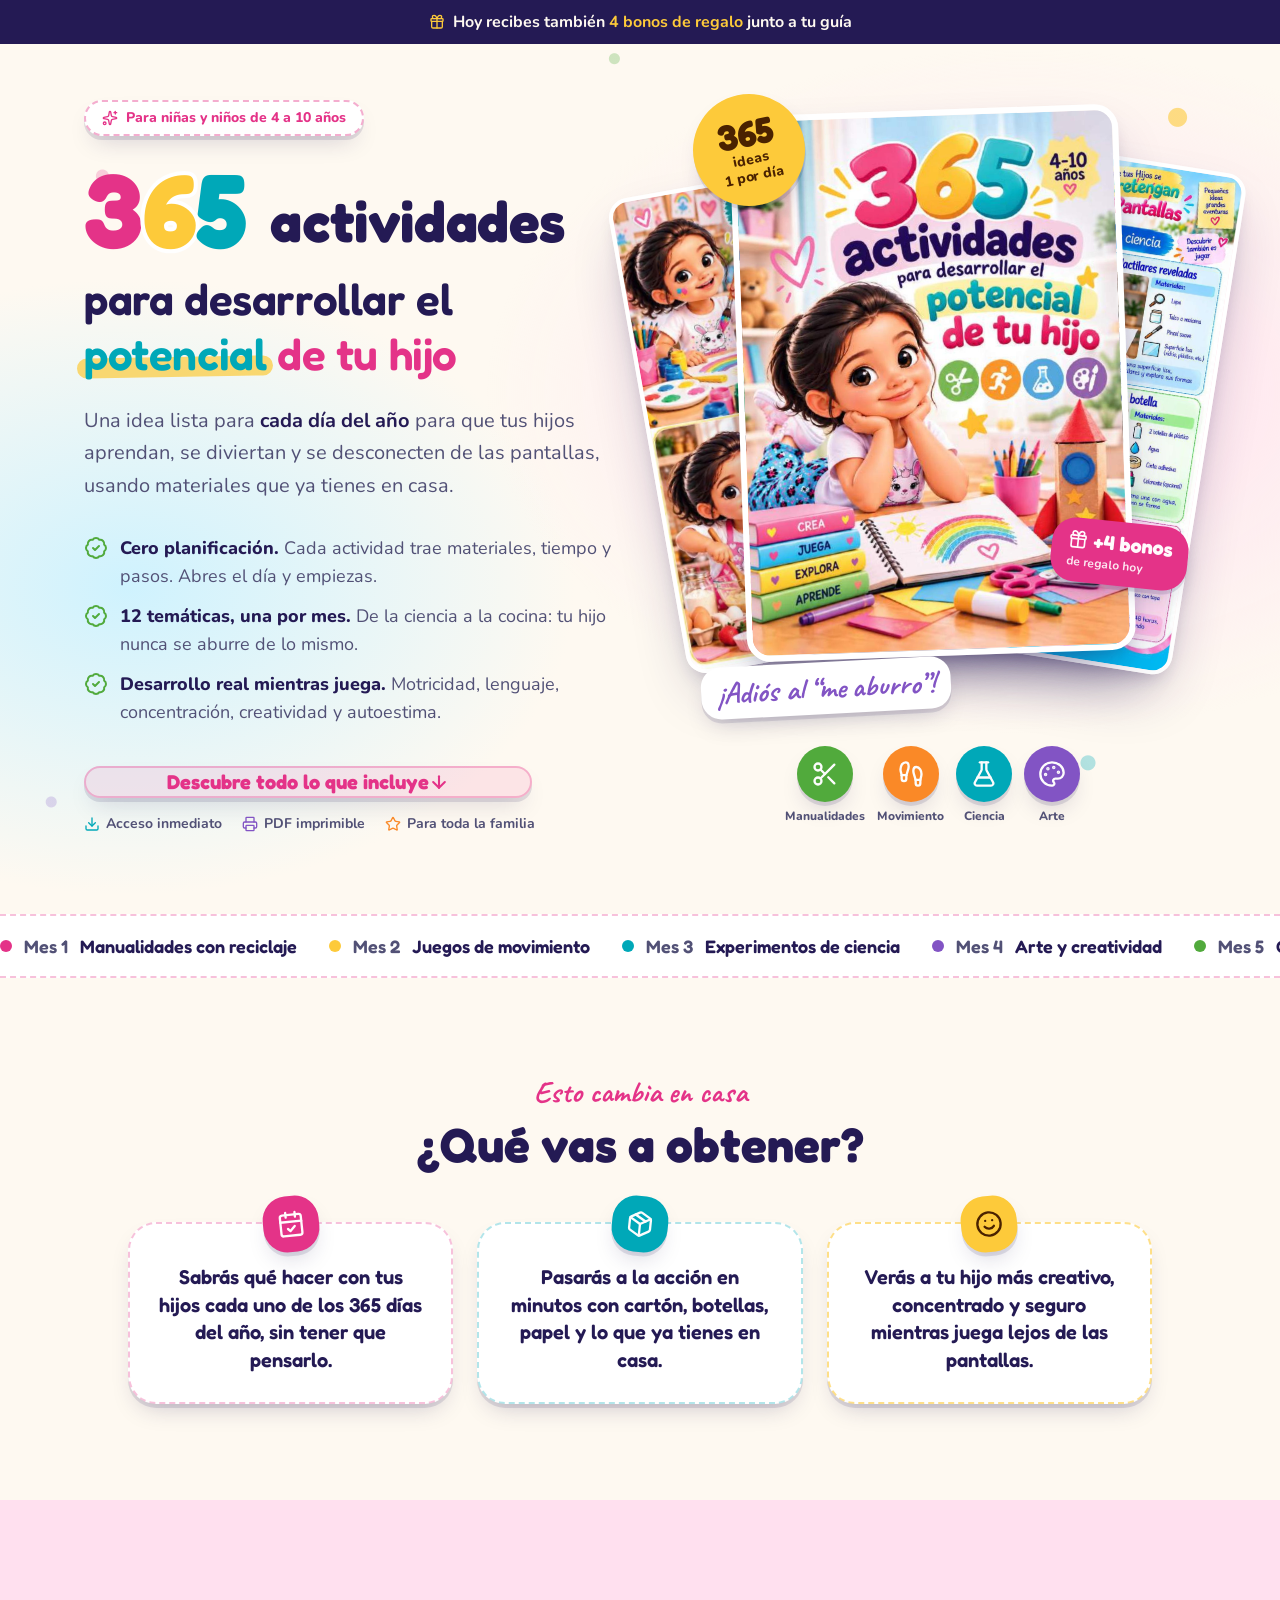
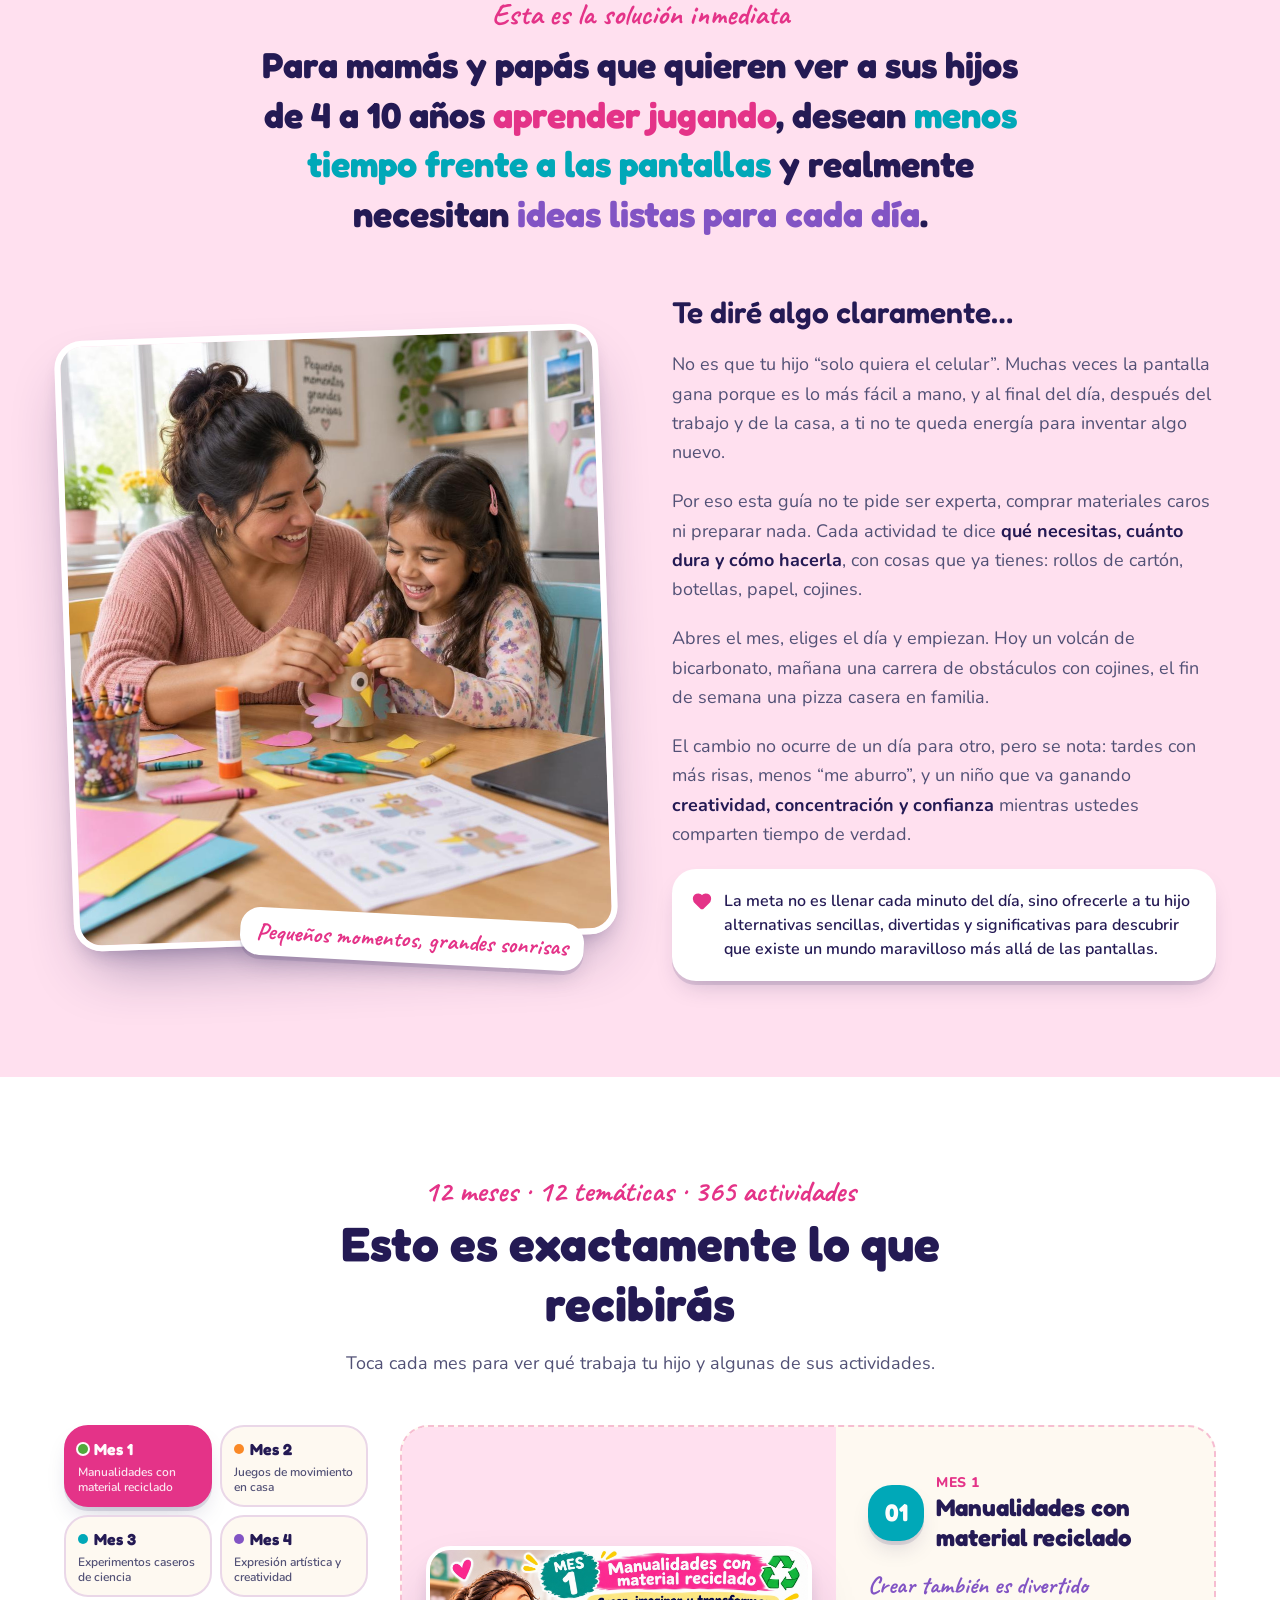
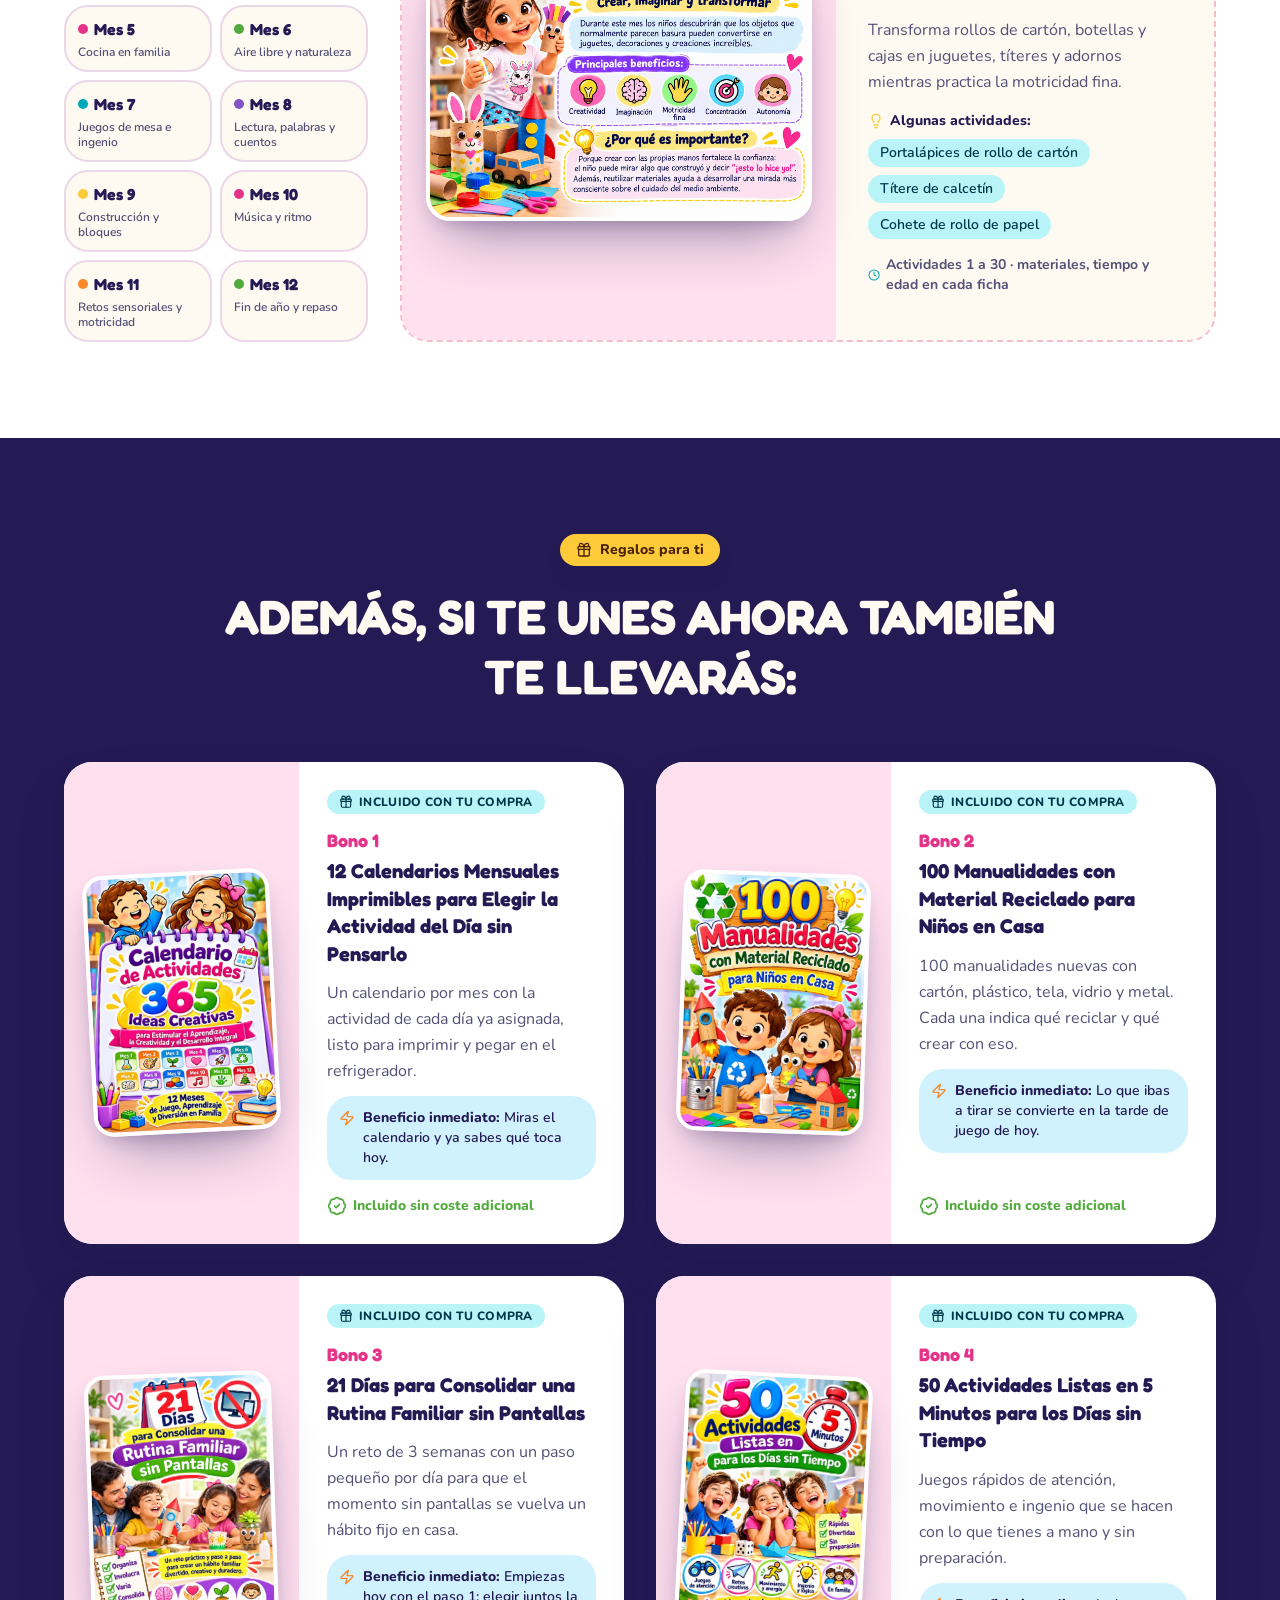
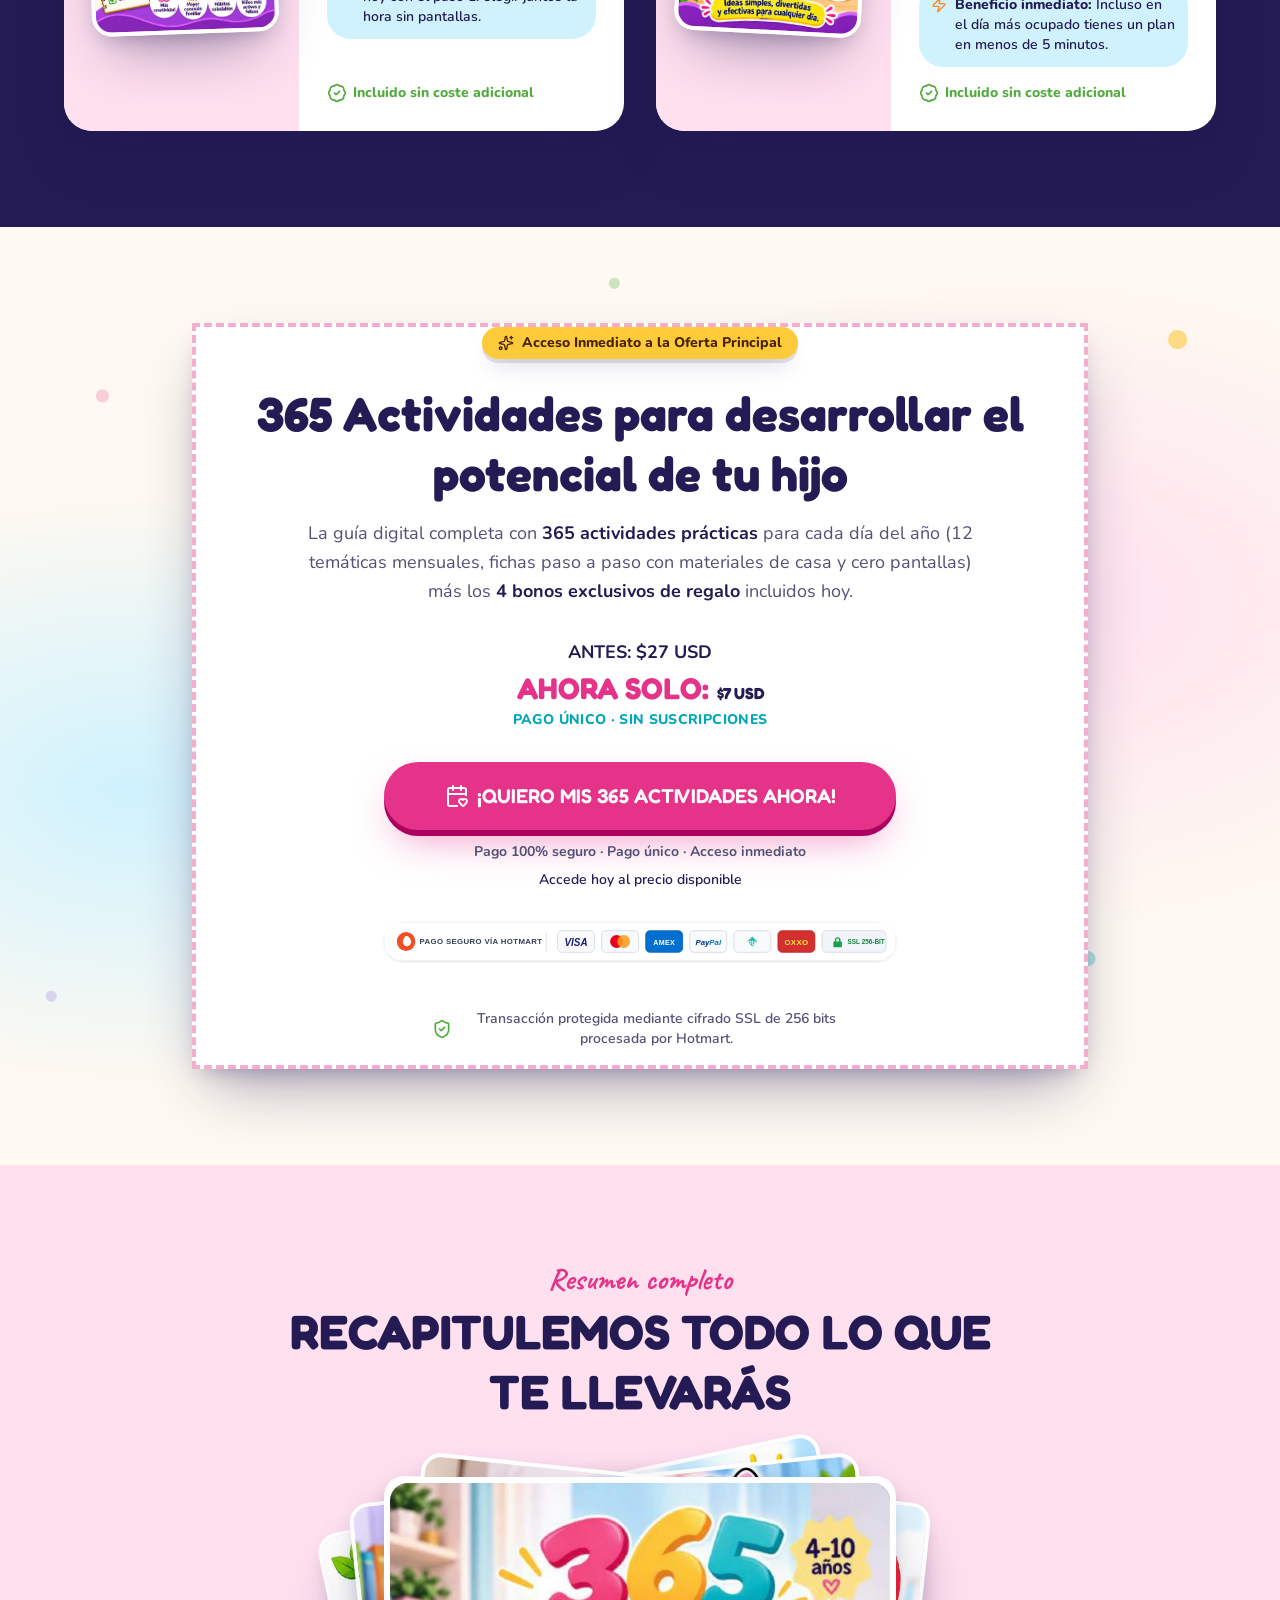
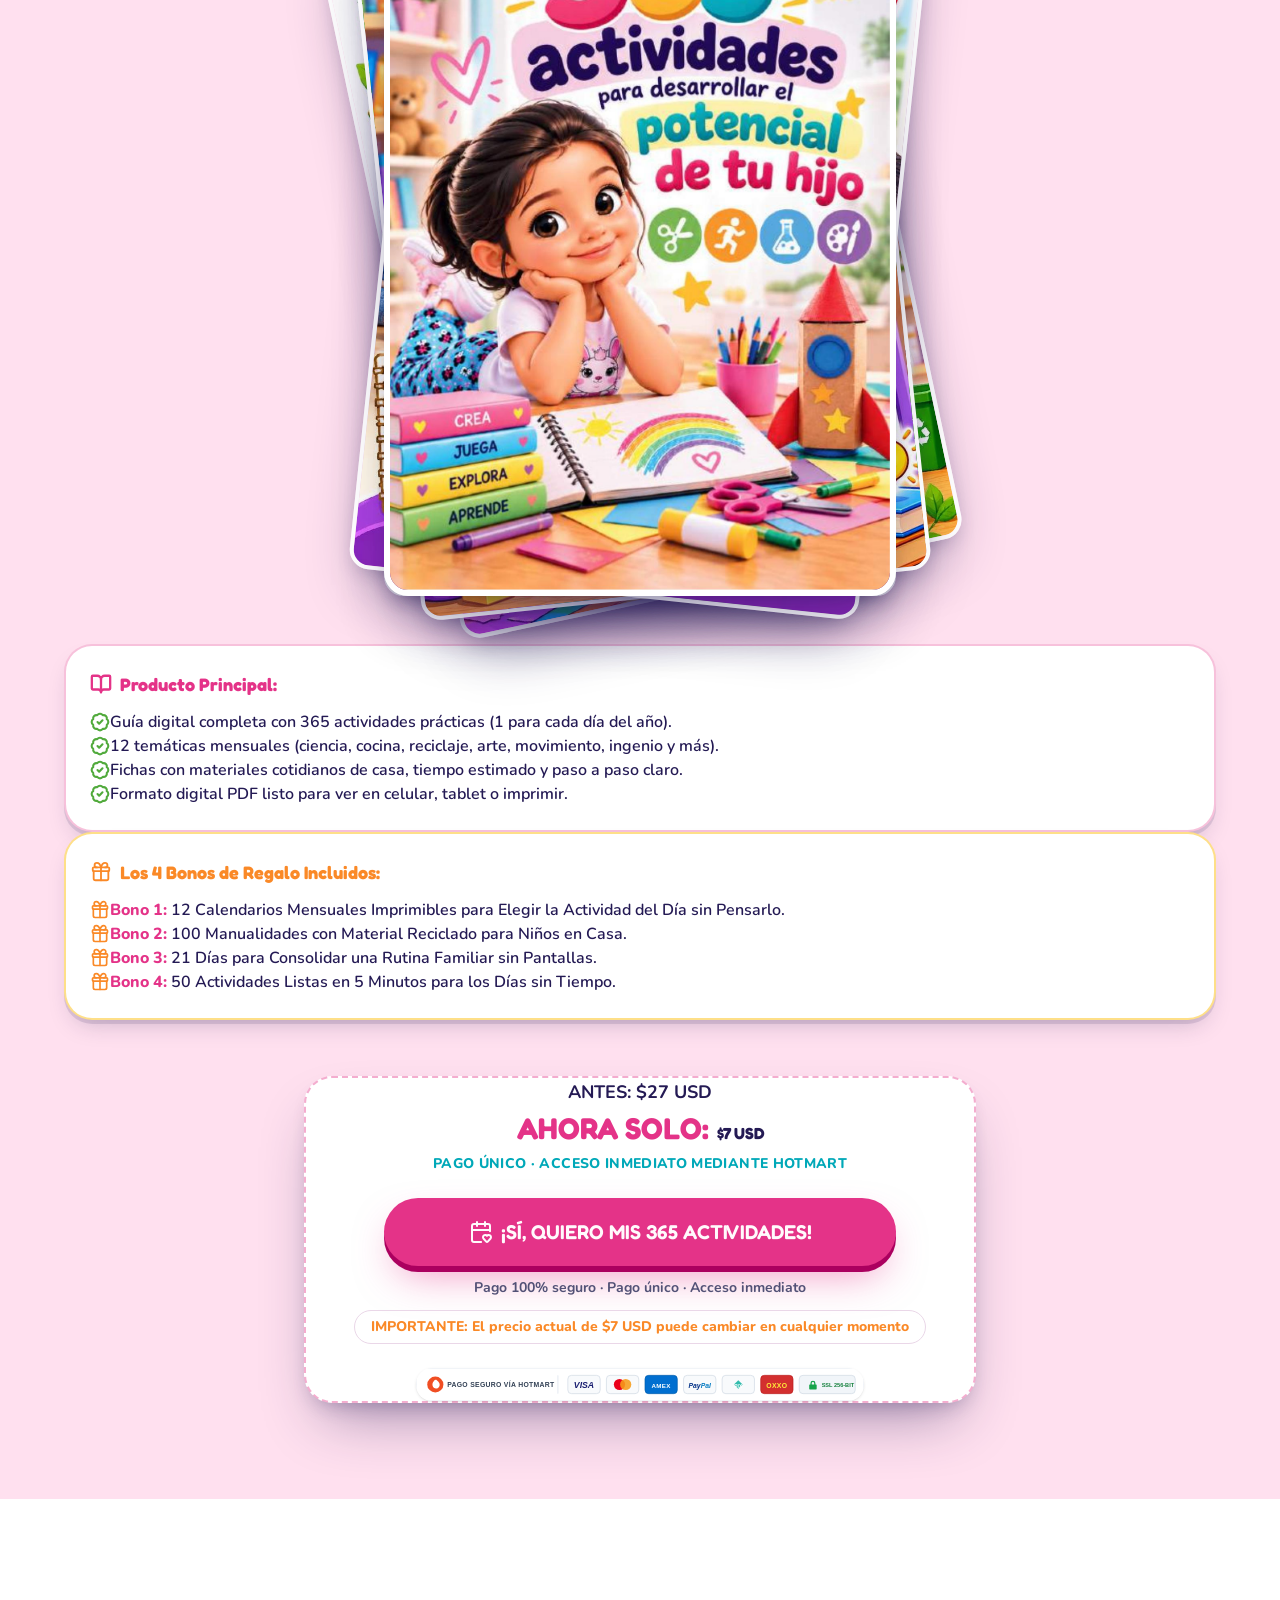
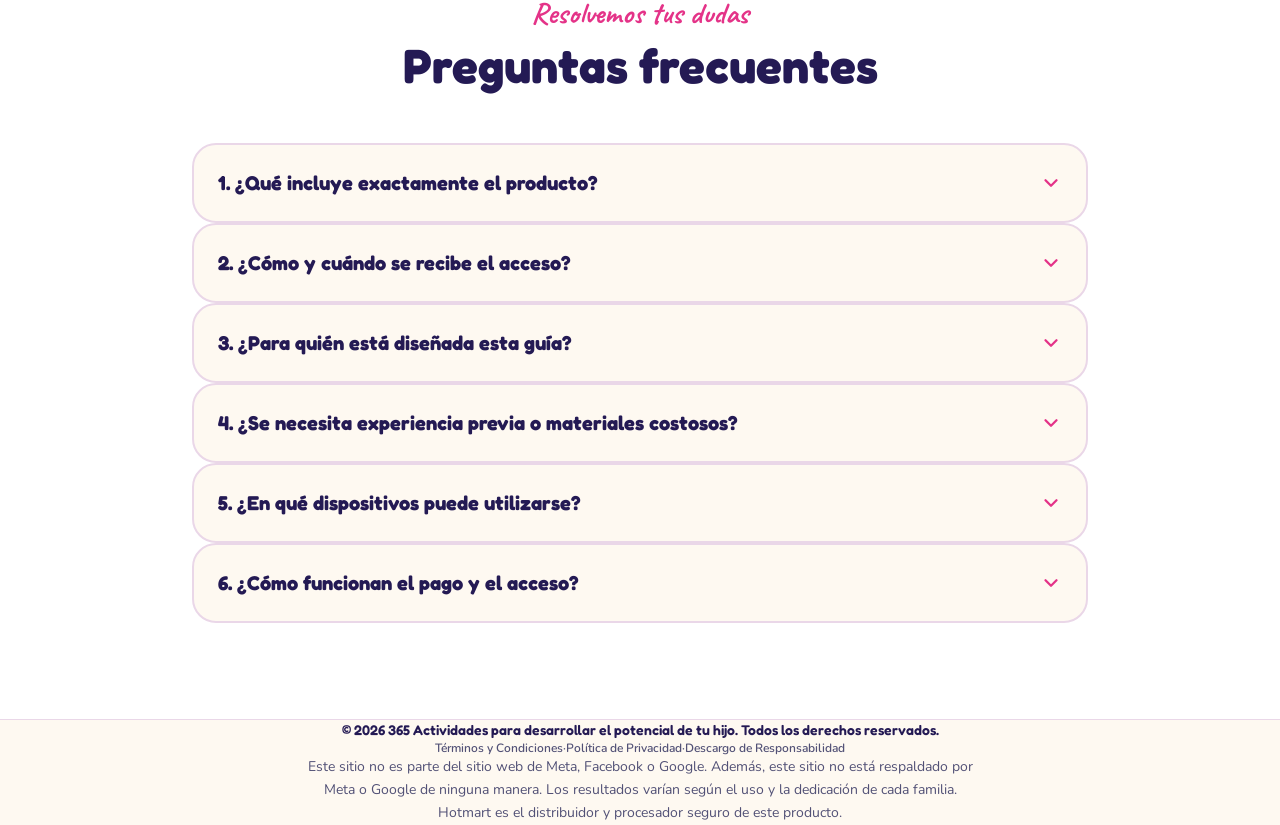
<file: index.html>
<!DOCTYPE html>
<html lang="es" class="scroll-smooth">
<head>
  <meta charset="utf-8"/>
  <meta name="viewport" content="width=device-width, initial-scale=1"/>
  <title>365 Actividades para desarrollar el potencial de tu hijo | Sin pantallas</title>
  <meta name="description" content="Una actividad lista para cada día del año: juegos, manualidades, ciencia y cocina para niños de 4 a 10 años, con materiales que ya tienes en casa."/>
  <link rel="preconnect" href="https://fonts.googleapis.com"/>
  <link rel="preconnect" href="https://fonts.gstatic.com" crossorigin="anonymous"/>
  <link rel="stylesheet" href="https://fonts.googleapis.com/css2?family=Caveat:wght@600;700&amp;family=Fredoka:wght@500;600;700&amp;family=Nunito:wght@400;600;700;800&amp;display=swap"/>
  <link rel="stylesheet" href="styles.css"/>
  <link rel="icon" href="favicon.ico" type="image/x-icon"/>
</head>
<body class="min-h-screen overflow-x-hidden bg-background text-foreground antialiased">
  <main class="min-h-screen overflow-x-hidden bg-background">
    <section id="hero" class="relative isolate bg-confetti"><div class="bg-foreground text-background"><p class="mx-auto flex max-w-6xl items-center justify-center gap-2 px-4 py-2.5 text-center text-sm font-bold sm:text-base"><svg xmlns="http://www.w3.org/2000/svg" width="24" height="24" viewBox="0 0 24 24" fill="none" stroke="currentColor" stroke-width="2" stroke-linecap="round" stroke-linejoin="round" class="lucide lucide-gift size-4 shrink-0 text-sunshine" aria-hidden="true"><path d="M12 7v14"></path><path d="M20 11v8a2 2 0 0 1-2 2H6a2 2 0 0 1-2-2v-8"></path><path d="M7.5 7a1 1 0 0 1 0-5A4.8 8 0 0 1 12 7a4.8 8 0 0 1 4.5-5 1 1 0 0 1 0 5"></path><rect x="3" y="7" width="18" height="4" rx="1"></rect></svg><span>Hoy recibes también <span class="text-sunshine">4 bonos de regalo</span> junto a tu guía</span></p></div><div class="mx-auto grid max-w-6xl items-center gap-12 px-5 pb-16 pt-10 sm:pt-14 lg:grid-cols-[1.05fr_1fr] lg:gap-8 lg:pb-20"><div class="relative z-10 text-center lg:text-left"><span class="inline-flex items-center gap-2 rounded-full border-2 border-dashed border-primary/40 bg-card px-4 py-1.5 text-sm font-extrabold text-primary shadow-sticker"><svg xmlns="http://www.w3.org/2000/svg" width="24" height="24" viewBox="0 0 24 24" fill="none" stroke="currentColor" stroke-width="2" stroke-linecap="round" stroke-linejoin="round" class="lucide lucide-sparkles size-4" aria-hidden="true"><path d="M11.017 2.814a1 1 0 0 1 1.966 0l1.051 5.558a2 2 0 0 0 1.594 1.594l5.558 1.051a1 1 0 0 1 0 1.966l-5.558 1.051a2 2 0 0 0-1.594 1.594l-1.051 5.558a1 1 0 0 1-1.966 0l-1.051-5.558a2 2 0 0 0-1.594-1.594l-5.558-1.051a1 1 0 0 1 0-1.966l5.558-1.051a2 2 0 0 0 1.594-1.594z"></path><path d="M20 2v4"></path><path d="M22 4h-4"></path><circle cx="4" cy="20" r="2"></circle></svg>Para niñas y niños de 4 a 10 años</span><h1 class="mt-6 leading-[0.95] font-bold tracking-tight"><span class="block text-[4.5rem] sm:text-[6rem] lg:text-[6.5rem]"><span class="text-primary">3</span><span class="text-sunshine text-outline-soft">6</span><span class="text-teal">5</span> <span class="text-foreground text-[0.55em] align-middle">actividades</span></span><span class="mt-3 block text-3xl font-semibold text-foreground sm:text-4xl lg:text-[2.75rem] lg:leading-tight">para desarrollar el<!-- --> <span class="relative inline-block whitespace-nowrap"><span class="absolute inset-x-[-0.15em] bottom-[0.08em] -z-10 h-[0.45em] -rotate-1 rounded-full bg-sunshine/70"></span><span class="text-teal">potencial</span></span> <span class="text-primary">de tu hijo</span></span></h1><p class="mx-auto mt-6 max-w-xl text-lg leading-relaxed text-muted-foreground sm:text-xl lg:mx-0">Una idea lista para <strong class="text-foreground">cada día del año</strong> <!-- -->para que tus hijos aprendan, se diviertan y se desconecten de las pantallas, usando materiales que ya tienes en casa.</p><ul class="mx-auto mt-8 grid max-w-xl gap-3 text-left lg:mx-0"><li class="flex items-start gap-3"><svg xmlns="http://www.w3.org/2000/svg" width="24" height="24" viewBox="0 0 24 24" fill="none" stroke="currentColor" stroke-width="2" stroke-linecap="round" stroke-linejoin="round" class="lucide lucide-badge-check mt-0.5 size-6 shrink-0 text-leaf" aria-hidden="true"><path d="M3.85 8.62a4 4 0 0 1 4.78-4.77 4 4 0 0 1 6.74 0 4 4 0 0 1 4.78 4.78 4 4 0 0 1 0 6.74 4 4 0 0 1-4.77 4.78 4 4 0 0 1-6.75 0 4 4 0 0 1-4.78-4.77 4 4 0 0 1 0-6.76Z"></path><path d="m9 12 2 2 4-4"></path></svg><span class="text-base text-foreground sm:text-lg"><strong class="font-extrabold">Cero planificación<!-- -->.</strong> <span class="text-muted-foreground">Cada actividad trae materiales, tiempo y pasos. Abres el día y empiezas.</span></span></li><li class="flex items-start gap-3"><svg xmlns="http://www.w3.org/2000/svg" width="24" height="24" viewBox="0 0 24 24" fill="none" stroke="currentColor" stroke-width="2" stroke-linecap="round" stroke-linejoin="round" class="lucide lucide-badge-check mt-0.5 size-6 shrink-0 text-leaf" aria-hidden="true"><path d="M3.85 8.62a4 4 0 0 1 4.78-4.77 4 4 0 0 1 6.74 0 4 4 0 0 1 4.78 4.78 4 4 0 0 1 0 6.74 4 4 0 0 1-4.77 4.78 4 4 0 0 1-6.75 0 4 4 0 0 1-4.78-4.77 4 4 0 0 1 0-6.76Z"></path><path d="m9 12 2 2 4-4"></path></svg><span class="text-base text-foreground sm:text-lg"><strong class="font-extrabold">12 temáticas, una por mes<!-- -->.</strong> <span class="text-muted-foreground">De la ciencia a la cocina: tu hijo nunca se aburre de lo mismo.</span></span></li><li class="flex items-start gap-3"><svg xmlns="http://www.w3.org/2000/svg" width="24" height="24" viewBox="0 0 24 24" fill="none" stroke="currentColor" stroke-width="2" stroke-linecap="round" stroke-linejoin="round" class="lucide lucide-badge-check mt-0.5 size-6 shrink-0 text-leaf" aria-hidden="true"><path d="M3.85 8.62a4 4 0 0 1 4.78-4.77 4 4 0 0 1 6.74 0 4 4 0 0 1 4.78 4.78 4 4 0 0 1 0 6.74 4 4 0 0 1-4.77 4.78 4 4 0 0 1-6.75 0 4 4 0 0 1-4.78-4.77 4 4 0 0 1 0-6.76Z"></path><path d="m9 12 2 2 4-4"></path></svg><span class="text-base text-foreground sm:text-lg"><strong class="font-extrabold">Desarrollo real mientras juega<!-- -->.</strong> <span class="text-muted-foreground">Motricidad, lenguaje, concentración, creatividad y autoestima.</span></span></li></ul><div class="mt-10 flex flex-col items-center gap-4 lg:items-start">
  <a href="#que-vas-a-obtener" class="inline-flex items-center justify-center gap-2.5 whitespace-nowrap rounded-full bg-primary/10 border-2 border-primary/30 font-display font-bold text-primary shadow-sticker transition-transform hover:-translate-y-0.5 hover:bg-primary/20 active:translate-y-0.5 h-14 px-8 text-lg sm:h-16 sm:px-10 sm:text-xl w-full max-w-md cursor-pointer">
    <span>Descubre todo lo que incluye</span>
    <svg xmlns="http://www.w3.org/2000/svg" width="24" height="24" viewBox="0 0 24 24" fill="none" stroke="currentColor" stroke-width="2.5" stroke-linecap="round" stroke-linejoin="round" class="lucide lucide-arrow-down size-5 animate-bounce"><path d="M12 5v14"/><path d="m19 12-7 7-7-7"/></svg>
  </a>
  <ul class="flex flex-wrap justify-center gap-x-5 gap-y-2 text-sm font-bold text-muted-foreground lg:justify-start">
    <li class="flex items-center gap-1.5"><svg xmlns="http://www.w3.org/2000/svg" width="24" height="24" viewBox="0 0 24 24" fill="none" stroke="currentColor" stroke-width="2" stroke-linecap="round" stroke-linejoin="round" class="lucide lucide-download size-4 text-teal" aria-hidden="true"><path d="M12 15V3"></path><path d="M21 15v4a2 2 0 0 1-2 2H5a2 2 0 0 1-2-2v-4"></path><path d="m7 10 5 5 5-5"></path></svg> Acceso inmediato</li>
    <li class="flex items-center gap-1.5"><svg xmlns="http://www.w3.org/2000/svg" width="24" height="24" viewBox="0 0 24 24" fill="none" stroke="currentColor" stroke-width="2" stroke-linecap="round" stroke-linejoin="round" class="lucide lucide-printer size-4 text-grape" aria-hidden="true"><path d="M6 18H4a2 2 0 0 1-2-2v-5a2 2 0 0 1 2-2h16a2 2 0 0 1 2 2v5a2 2 0 0 1-2 2h-2"></path><path d="M6 9V3a1 1 0 0 1 1-1h10a1 1 0 0 1 1 1v6"></path><rect x="6" y="14" width="12" height="8" rx="1"></rect></svg> PDF imprimible</li>
    <li class="flex items-center gap-1.5"><svg xmlns="http://www.w3.org/2000/svg" width="24" height="24" viewBox="0 0 24 24" fill="none" stroke="currentColor" stroke-width="2" stroke-linecap="round" stroke-linejoin="round" class="lucide lucide-star size-4 text-tangerine" aria-hidden="true"><path d="M11.525 2.295a.53.53 0 0 1 .95 0l2.31 4.679a2.123 2.123 0 0 0 1.595 1.16l5.166.756a.53.53 0 0 1 .294.904l-3.736 3.638a2.123 2.123 0 0 0-.611 1.878l.882 5.14a.53.53 0 0 1-.771.56l-4.618-2.428a2.122 2.122 0 0 0-1.973 0L6.396 21.01a.53.53 0 0 1-.77-.56l.881-5.139a2.122 2.122 0 0 0-.611-1.879L2.16 9.795a.53.53 0 0 1 .294-.906l5.165-.755a2.122 2.122 0 0 0 1.597-1.16z"></path></svg> Para toda la familia</li>
  </ul>
</div></div><div class="relative mx-auto w-full max-w-[30rem] lg:max-w-none"><div class="relative mx-auto aspect-[4/5] w-[88%] sm:w-[80%] lg:w-[88%]"><img src="./__l5e/assets-v1/4abfe11b-bdd9-45aa-818f-adf225cf80aa/pagina-actividades.jpg" alt="Página interior con actividades de juegos de movimiento" loading="lazy" class="absolute right-[-10%] top-[6%] w-[78%] rotate-[9deg] rounded-xl border-4 border-card shadow-book"/><img src="./__l5e/assets-v1/6418c1d7-3c1e-48d8-a007-8b5d278d2a02/pagina-tematica.jpg" alt="Página interior de los meses de arte y cocina en familia" loading="lazy" class="absolute left-[-12%] top-[10%] w-[74%] -rotate-[10deg] rounded-xl border-4 border-card shadow-book"/><img src="./__l5e/assets-v1/0fe3cf70-fa9b-4fcb-870b-89f20b942e93/portada-365-actividades.jpg" alt="Portada de la guía 365 actividades para desarrollar el potencial de tu hijo" class="relative z-10 mx-auto w-[84%] -rotate-2 rounded-2xl border-[6px] border-card shadow-book"/><div class="absolute -left-2 -top-4 z-20 flex size-24 -rotate-12 flex-col items-center justify-center rounded-full bg-sunshine text-center text-sunshine-foreground shadow-sticker animate-float-soft sm:size-28"><span class="font-display text-3xl font-bold leading-none sm:text-4xl">365</span><span class="text-xs font-extrabold leading-tight sm:text-sm">ideas<br/>1 por día</span></div><div class="absolute -right-3 bottom-[18%] z-20 rotate-6 rounded-2xl bg-primary px-4 py-3 text-primary-foreground shadow-sticker sm:-right-6"><p class="flex items-center gap-1.5 font-display text-lg font-bold leading-none sm:text-xl"><svg xmlns="http://www.w3.org/2000/svg" width="24" height="24" viewBox="0 0 24 24" fill="none" stroke="currentColor" stroke-width="2" stroke-linecap="round" stroke-linejoin="round" class="lucide lucide-gift size-5" aria-hidden="true"><path d="M12 7v14"></path><path d="M20 11v8a2 2 0 0 1-2 2H6a2 2 0 0 1-2-2v-8"></path><path d="M7.5 7a1 1 0 0 1 0-5A4.8 8 0 0 1 12 7a4.8 8 0 0 1 4.5-5 1 1 0 0 1 0 5"></path><rect x="3" y="7" width="18" height="4" rx="1"></rect></svg> +4 bonos</p><p class="mt-1 text-xs font-bold opacity-90">de regalo hoy</p></div><p class="absolute -bottom-6 left-0 z-20 -rotate-3 rounded-xl bg-card px-4 py-2 font-hand text-2xl font-bold text-grape shadow-sticker sm:text-3xl">¡Adiós al “me aburro”!</p></div><div class="mt-14 flex justify-center gap-3"><div class="flex flex-col items-center gap-1.5"><span class="flex size-12 items-center justify-center rounded-full shadow-sticker sm:size-14 bg-leaf text-leaf-foreground"><svg xmlns="http://www.w3.org/2000/svg" width="24" height="24" viewBox="0 0 24 24" fill="none" stroke="currentColor" stroke-width="2" stroke-linecap="round" stroke-linejoin="round" class="lucide lucide-scissors size-6 sm:size-7" aria-hidden="true"><circle cx="6" cy="6" r="3"></circle><path d="M8.12 8.12 12 12"></path><path d="M20 4 8.12 15.88"></path><circle cx="6" cy="18" r="3"></circle><path d="M14.8 14.8 20 20"></path></svg></span><span class="text-xs font-extrabold text-muted-foreground">Manualidades</span></div><div class="flex flex-col items-center gap-1.5"><span class="flex size-12 items-center justify-center rounded-full shadow-sticker sm:size-14 bg-tangerine text-tangerine-foreground"><svg xmlns="http://www.w3.org/2000/svg" width="24" height="24" viewBox="0 0 24 24" fill="none" stroke="currentColor" stroke-width="2" stroke-linecap="round" stroke-linejoin="round" class="lucide lucide-footprints size-6 sm:size-7" aria-hidden="true"><path d="M4 16v-2.38C4 11.5 2.97 10.5 3 8c.03-2.72 1.49-6 4.5-6C9.37 2 10 3.8 10 5.5c0 3.11-2 5.66-2 8.68V16a2 2 0 1 1-4 0Z"></path><path d="M20 20v-2.38c0-2.12 1.03-3.12 1-5.62-.03-2.72-1.49-6-4.5-6C14.63 6 14 7.8 14 9.5c0 3.11 2 5.66 2 8.68V20a2 2 0 1 0 4 0Z"></path><path d="M16 17h4"></path><path d="M4 13h4"></path></svg></span><span class="text-xs font-extrabold text-muted-foreground">Movimiento</span></div><div class="flex flex-col items-center gap-1.5"><span class="flex size-12 items-center justify-center rounded-full shadow-sticker sm:size-14 bg-teal text-teal-foreground"><svg xmlns="http://www.w3.org/2000/svg" width="24" height="24" viewBox="0 0 24 24" fill="none" stroke="currentColor" stroke-width="2" stroke-linecap="round" stroke-linejoin="round" class="lucide lucide-flask-conical size-6 sm:size-7" aria-hidden="true"><path d="M14 2v6a2 2 0 0 0 .245.96l5.51 10.08A2 2 0 0 1 18 22H6a2 2 0 0 1-1.755-2.96l5.51-10.08A2 2 0 0 0 10 8V2"></path><path d="M6.453 15h11.094"></path><path d="M8.5 2h7"></path></svg></span><span class="text-xs font-extrabold text-muted-foreground">Ciencia</span></div><div class="flex flex-col items-center gap-1.5"><span class="flex size-12 items-center justify-center rounded-full shadow-sticker sm:size-14 bg-grape text-grape-foreground"><svg xmlns="http://www.w3.org/2000/svg" width="24" height="24" viewBox="0 0 24 24" fill="none" stroke="currentColor" stroke-width="2" stroke-linecap="round" stroke-linejoin="round" class="lucide lucide-palette size-6 sm:size-7" aria-hidden="true"><path d="M12 22a1 1 0 0 1 0-20 10 9 0 0 1 10 9 5 5 0 0 1-5 5h-2.25a1.75 1.75 0 0 0-1.4 2.8l.3.4a1.75 1.75 0 0 1-1.4 2.8z"></path><circle cx="13.5" cy="6.5" r=".5" fill="currentColor"></circle><circle cx="17.5" cy="10.5" r=".5" fill="currentColor"></circle><circle cx="6.5" cy="12.5" r=".5" fill="currentColor"></circle><circle cx="8.5" cy="7.5" r=".5" fill="currentColor"></circle></svg></span><span class="text-xs font-extrabold text-muted-foreground">Arte</span></div></div></div></div><div class="relative overflow-hidden border-y-2 border-dashed border-primary/30 bg-card py-4"><div class="flex w-max animate-marquee gap-8 pr-8"><span class="flex items-center gap-3 whitespace-nowrap font-display text-lg font-semibold text-foreground" aria-hidden="false"><span class="size-3 rounded-full bg-primary"></span><span class="text-muted-foreground">Mes <!-- -->1</span>Manualidades con reciclaje</span><span class="flex items-center gap-3 whitespace-nowrap font-display text-lg font-semibold text-foreground" aria-hidden="false"><span class="size-3 rounded-full bg-sunshine"></span><span class="text-muted-foreground">Mes <!-- -->2</span>Juegos de movimiento</span><span class="flex items-center gap-3 whitespace-nowrap font-display text-lg font-semibold text-foreground" aria-hidden="false"><span class="size-3 rounded-full bg-teal"></span><span class="text-muted-foreground">Mes <!-- -->3</span>Experimentos de ciencia</span><span class="flex items-center gap-3 whitespace-nowrap font-display text-lg font-semibold text-foreground" aria-hidden="false"><span class="size-3 rounded-full bg-grape"></span><span class="text-muted-foreground">Mes <!-- -->4</span>Arte y creatividad</span><span class="flex items-center gap-3 whitespace-nowrap font-display text-lg font-semibold text-foreground" aria-hidden="false"><span class="size-3 rounded-full bg-leaf"></span><span class="text-muted-foreground">Mes <!-- -->5</span>Cocina en familia</span><span class="flex items-center gap-3 whitespace-nowrap font-display text-lg font-semibold text-foreground" aria-hidden="false"><span class="size-3 rounded-full bg-tangerine"></span><span class="text-muted-foreground">Mes <!-- -->6</span>Aire libre y naturaleza</span><span class="flex items-center gap-3 whitespace-nowrap font-display text-lg font-semibold text-foreground" aria-hidden="false"><span class="size-3 rounded-full bg-primary"></span><span class="text-muted-foreground">Mes <!-- -->7</span>Juegos de mesa e ingenio</span><span class="flex items-center gap-3 whitespace-nowrap font-display text-lg font-semibold text-foreground" aria-hidden="false"><span class="size-3 rounded-full bg-sunshine"></span><span class="text-muted-foreground">Mes <!-- -->8</span>Lectura y cuentos</span><span class="flex items-center gap-3 whitespace-nowrap font-display text-lg font-semibold text-foreground" aria-hidden="false"><span class="size-3 rounded-full bg-teal"></span><span class="text-muted-foreground">Mes <!-- -->9</span>Construcción y bloques</span><span class="flex items-center gap-3 whitespace-nowrap font-display text-lg font-semibold text-foreground" aria-hidden="false"><span class="size-3 rounded-full bg-grape"></span><span class="text-muted-foreground">Mes <!-- -->10</span>Música y ritmo</span><span class="flex items-center gap-3 whitespace-nowrap font-display text-lg font-semibold text-foreground" aria-hidden="false"><span class="size-3 rounded-full bg-leaf"></span><span class="text-muted-foreground">Mes <!-- -->11</span>Retos sensoriales</span><span class="flex items-center gap-3 whitespace-nowrap font-display text-lg font-semibold text-foreground" aria-hidden="false"><span class="size-3 rounded-full bg-tangerine"></span><span class="text-muted-foreground">Mes <!-- -->12</span>Fin de año y repaso</span><span class="flex items-center gap-3 whitespace-nowrap font-display text-lg font-semibold text-foreground" aria-hidden="true"><span class="size-3 rounded-full bg-primary"></span><span class="text-muted-foreground">Mes <!-- -->1</span>Manualidades con reciclaje</span><span class="flex items-center gap-3 whitespace-nowrap font-display text-lg font-semibold text-foreground" aria-hidden="true"><span class="size-3 rounded-full bg-sunshine"></span><span class="text-muted-foreground">Mes <!-- -->2</span>Juegos de movimiento</span><span class="flex items-center gap-3 whitespace-nowrap font-display text-lg font-semibold text-foreground" aria-hidden="true"><span class="size-3 rounded-full bg-teal"></span><span class="text-muted-foreground">Mes <!-- -->3</span>Experimentos de ciencia</span><span class="flex items-center gap-3 whitespace-nowrap font-display text-lg font-semibold text-foreground" aria-hidden="true"><span class="size-3 rounded-full bg-grape"></span><span class="text-muted-foreground">Mes <!-- -->4</span>Arte y creatividad</span><span class="flex items-center gap-3 whitespace-nowrap font-display text-lg font-semibold text-foreground" aria-hidden="true"><span class="size-3 rounded-full bg-leaf"></span><span class="text-muted-foreground">Mes <!-- -->5</span>Cocina en familia</span><span class="flex items-center gap-3 whitespace-nowrap font-display text-lg font-semibold text-foreground" aria-hidden="true"><span class="size-3 rounded-full bg-tangerine"></span><span class="text-muted-foreground">Mes <!-- -->6</span>Aire libre y naturaleza</span><span class="flex items-center gap-3 whitespace-nowrap font-display text-lg font-semibold text-foreground" aria-hidden="true"><span class="size-3 rounded-full bg-primary"></span><span class="text-muted-foreground">Mes <!-- -->7</span>Juegos de mesa e ingenio</span><span class="flex items-center gap-3 whitespace-nowrap font-display text-lg font-semibold text-foreground" aria-hidden="true"><span class="size-3 rounded-full bg-sunshine"></span><span class="text-muted-foreground">Mes <!-- -->8</span>Lectura y cuentos</span><span class="flex items-center gap-3 whitespace-nowrap font-display text-lg font-semibold text-foreground" aria-hidden="true"><span class="size-3 rounded-full bg-teal"></span><span class="text-muted-foreground">Mes <!-- -->9</span>Construcción y bloques</span><span class="flex items-center gap-3 whitespace-nowrap font-display text-lg font-semibold text-foreground" aria-hidden="true"><span class="size-3 rounded-full bg-grape"></span><span class="text-muted-foreground">Mes <!-- -->10</span>Música y ritmo</span><span class="flex items-center gap-3 whitespace-nowrap font-display text-lg font-semibold text-foreground" aria-hidden="true"><span class="size-3 rounded-full bg-leaf"></span><span class="text-muted-foreground">Mes <!-- -->11</span>Retos sensoriales</span><span class="flex items-center gap-3 whitespace-nowrap font-display text-lg font-semibold text-foreground" aria-hidden="true"><span class="size-3 rounded-full bg-tangerine"></span><span class="text-muted-foreground">Mes <!-- -->12</span>Fin de año y repaso</span></div></div></section>
    <section id="que-vas-a-obtener" class="bg-background px-5 py-20 sm:py-24"><div class="mx-auto max-w-3xl text-center"><span class="font-hand text-2xl font-bold sm:text-3xl text-primary">Esto cambia en casa</span><h2 class="mt-1 text-3xl font-bold leading-tight sm:text-4xl lg:text-5xl text-foreground">¿Qué vas a obtener?</h2></div><ul class="mx-auto mt-12 grid max-w-5xl gap-6 md:grid-cols-3"><li class="relative rounded-3xl border-2 border-dashed border-primary/30 bg-card p-7 pt-10 text-center shadow-sticker"><span class="absolute -top-7 left-1/2 flex size-14 -translate-x-1/2 items-center justify-center rounded-2xl bg-primary text-primary-foreground shadow-sticker -rotate-6"><svg xmlns="http://www.w3.org/2000/svg" width="24" height="24" viewBox="0 0 24 24" fill="none" stroke="currentColor" stroke-width="2" stroke-linecap="round" stroke-linejoin="round" class="lucide lucide-calendar-check size-7" aria-hidden="true"><path d="M8 2v4"></path><path d="M16 2v4"></path><rect width="18" height="18" x="3" y="4" rx="2"></rect><path d="M3 10h18"></path><path d="m9 16 2 2 4-4"></path></svg></span><p class="font-display text-xl font-semibold leading-snug text-foreground">Sabrás qué hacer con tus hijos cada uno de los 365 días del año, sin tener que pensarlo.</p></li><li class="relative rounded-3xl border-2 border-dashed border-teal/30 bg-card p-7 pt-10 text-center shadow-sticker"><span class="absolute -top-7 left-1/2 flex size-14 -translate-x-1/2 items-center justify-center rounded-2xl bg-teal text-teal-foreground shadow-sticker rotate-6"><svg xmlns="http://www.w3.org/2000/svg" width="24" height="24" viewBox="0 0 24 24" fill="none" stroke="currentColor" stroke-width="2" stroke-linecap="round" stroke-linejoin="round" class="lucide lucide-package size-7" aria-hidden="true"><path d="M11 21.73a2 2 0 0 0 2 0l7-4A2 2 0 0 0 21 16V8a2 2 0 0 0-1-1.73l-7-4a2 2 0 0 0-2 0l-7 4A2 2 0 0 0 3 8v8a2 2 0 0 0 1 1.73z"></path><path d="M12 22V12"></path><polyline points="3.29 7 12 12 20.71 7"></polyline><path d="m7.5 4.27 9 5.15"></path></svg></span><p class="font-display text-xl font-semibold leading-snug text-foreground">Pasarás a la acción en minutos con cartón, botellas, papel y lo que ya tienes en casa.</p></li><li class="relative rounded-3xl border-2 border-dashed border-sunshine/60 bg-card p-7 pt-10 text-center shadow-sticker"><span class="absolute -top-7 left-1/2 flex size-14 -translate-x-1/2 items-center justify-center rounded-2xl bg-sunshine text-sunshine-foreground shadow-sticker -rotate-6"><svg xmlns="http://www.w3.org/2000/svg" width="24" height="24" viewBox="0 0 24 24" fill="none" stroke="currentColor" stroke-width="2" stroke-linecap="round" stroke-linejoin="round" class="lucide lucide-smile size-7" aria-hidden="true"><circle cx="12" cy="12" r="10"></circle><path d="M8 14s1.5 2 4 2 4-2 4-2"></path><line x1="9" x2="9.01" y1="9" y2="9"></line><line x1="15" x2="15.01" y1="9" y2="9"></line></svg></span><p class="font-display text-xl font-semibold leading-snug text-foreground">Verás a tu hijo más creativo, concentrado y seguro mientras juega lejos de las pantallas.</p></li></ul></section>
    <section id="solucion-inmediata" class="relative bg-blush px-5 py-20 sm:py-24"><div class="mx-auto max-w-6xl"><div class="mx-auto max-w-3xl text-center"><span class="font-hand text-2xl font-bold text-primary sm:text-3xl">Esta es la solución inmediata</span><h2 class="mt-2 text-2xl font-bold leading-snug text-foreground sm:text-3xl lg:text-4xl">Para mamás y papás que quieren ver a sus hijos de 4 a 10 años<!-- --> <span class="text-primary">aprender jugando</span>, desean<!-- --> <span class="text-teal">menos tiempo frente a las pantallas</span> y realmente necesitan <span class="text-grape">ideas listas para cada día</span>.</h2></div><div class="mt-14 grid items-center gap-12 lg:grid-cols-2 lg:gap-16"><div class="relative mx-auto w-full max-w-md lg:max-w-none"><img src="./assets/familia-actividad-sin-pantallas-Cd6pzWXb.jpg" alt="Mamá e hija haciendo una manualidad de cartón en la mesa de la cocina" loading="lazy" width="1024" height="1152" class="w-full -rotate-2 rounded-3xl border-[6px] border-card object-cover shadow-book"/><p class="absolute -bottom-5 right-2 rotate-3 rounded-xl bg-card px-4 py-2 font-hand text-2xl font-bold text-primary shadow-sticker sm:right-6">Pequeños momentos, grandes sonrisas</p></div><div class="space-y-5 text-lg leading-relaxed text-muted-foreground"><p class="font-display text-2xl font-semibold text-foreground sm:text-3xl">Te diré algo claramente…</p><p>No es que tu hijo “solo quiera el celular”. Muchas veces la pantalla gana porque es lo más fácil a mano, y al final del día, después del trabajo y de la casa, a ti no te queda energía para inventar algo nuevo.</p><p>Por eso esta guía no te pide ser experta, comprar materiales caros ni preparar nada. Cada actividad te dice<!-- --> <strong class="text-foreground">qué necesitas, cuánto dura y cómo hacerla</strong>, con cosas que ya tienes: rollos de cartón, botellas, papel, cojines.</p><p>Abres el mes, eliges el día y empiezan. Hoy un volcán de bicarbonato, mañana una carrera de obstáculos con cojines, el fin de semana una pizza casera en familia.</p><p>El cambio no ocurre de un día para otro, pero se nota: tardes con más risas, menos “me aburro”, y un niño que va ganando<!-- --> <strong class="text-foreground">creatividad, concentración y confianza</strong> <!-- -->mientras ustedes comparten tiempo de verdad.</p><p class="flex items-start gap-3 rounded-2xl bg-card p-5 text-base font-semibold text-foreground shadow-sticker"><svg xmlns="http://www.w3.org/2000/svg" width="24" height="24" viewBox="0 0 24 24" fill="none" stroke="currentColor" stroke-width="2" stroke-linecap="round" stroke-linejoin="round" class="lucide lucide-heart mt-0.5 size-5 shrink-0 fill-primary text-primary" aria-hidden="true"><path d="M2 9.5a5.5 5.5 0 0 1 9.591-3.676.56.56 0 0 0 .818 0A5.49 5.49 0 0 1 22 9.5c0 2.29-1.5 4-3 5.5l-5.492 5.313a2 2 0 0 1-3 .019L5 15c-1.5-1.5-3-3.2-3-5.5"></path></svg>La meta no es llenar cada minuto del día, sino ofrecerle a tu hijo alternativas sencillas, divertidas y significativas para descubrir que existe un mundo maravilloso más allá de las pantallas.</p></div></div></div></section>
    <section id="que-recibiras" class="bg-card px-5 py-20 sm:py-24"><div class="mx-auto max-w-3xl text-center"><span class="font-hand text-2xl font-bold sm:text-3xl text-primary">12 meses · 12 temáticas · 365 actividades</span><h2 class="mt-1 text-3xl font-bold leading-tight sm:text-4xl lg:text-5xl text-foreground">Esto es exactamente lo que recibirás</h2></div><p class="mx-auto mt-4 max-w-2xl text-center text-lg text-muted-foreground">Toca cada mes para ver qué trabaja tu hijo y algunas de sus actividades.</p><div class="mx-auto mt-12 grid max-w-6xl gap-8 lg:grid-cols-[19rem_1fr]"><div role="tablist" aria-label="Meses de la guía" class="grid grid-cols-3 gap-2 sm:grid-cols-4 lg:grid-cols-2 lg:content-start"><button type="button" role="tab" aria-selected="true" aria-controls="modulo-panel" class="flex flex-col items-start gap-1 rounded-2xl border-2 px-3 py-2.5 text-left transition-colors border-primary bg-primary text-primary-foreground shadow-sticker"><span class="flex items-center gap-1.5 font-display text-base font-bold"><span class="size-2.5 rounded-full bg-leaf ring-2 ring-primary-foreground"></span>Mes <!-- -->1</span><span class="line-clamp-2 text-xs font-semibold leading-tight text-primary-foreground/90">Manualidades con material reciclado</span></button><button type="button" role="tab" aria-selected="false" aria-controls="modulo-panel" class="flex flex-col items-start gap-1 rounded-2xl border-2 px-3 py-2.5 text-left transition-colors border-border bg-background text-foreground hover:border-primary/50"><span class="flex items-center gap-1.5 font-display text-base font-bold"><span class="size-2.5 rounded-full bg-tangerine"></span>Mes <!-- -->2</span><span class="line-clamp-2 text-xs font-semibold leading-tight text-muted-foreground">Juegos de movimiento en casa</span></button><button type="button" role="tab" aria-selected="false" aria-controls="modulo-panel" class="flex flex-col items-start gap-1 rounded-2xl border-2 px-3 py-2.5 text-left transition-colors border-border bg-background text-foreground hover:border-primary/50"><span class="flex items-center gap-1.5 font-display text-base font-bold"><span class="size-2.5 rounded-full bg-teal"></span>Mes <!-- -->3</span><span class="line-clamp-2 text-xs font-semibold leading-tight text-muted-foreground">Experimentos caseros de ciencia</span></button><button type="button" role="tab" aria-selected="false" aria-controls="modulo-panel" class="flex flex-col items-start gap-1 rounded-2xl border-2 px-3 py-2.5 text-left transition-colors border-border bg-background text-foreground hover:border-primary/50"><span class="flex items-center gap-1.5 font-display text-base font-bold"><span class="size-2.5 rounded-full bg-grape"></span>Mes <!-- -->4</span><span class="line-clamp-2 text-xs font-semibold leading-tight text-muted-foreground">Expresión artística y creatividad</span></button><button type="button" role="tab" aria-selected="false" aria-controls="modulo-panel" class="flex flex-col items-start gap-1 rounded-2xl border-2 px-3 py-2.5 text-left transition-colors border-border bg-background text-foreground hover:border-primary/50"><span class="flex items-center gap-1.5 font-display text-base font-bold"><span class="size-2.5 rounded-full bg-primary"></span>Mes <!-- -->5</span><span class="line-clamp-2 text-xs font-semibold leading-tight text-muted-foreground">Cocina en familia</span></button><button type="button" role="tab" aria-selected="false" aria-controls="modulo-panel" class="flex flex-col items-start gap-1 rounded-2xl border-2 px-3 py-2.5 text-left transition-colors border-border bg-background text-foreground hover:border-primary/50"><span class="flex items-center gap-1.5 font-display text-base font-bold"><span class="size-2.5 rounded-full bg-leaf"></span>Mes <!-- -->6</span><span class="line-clamp-2 text-xs font-semibold leading-tight text-muted-foreground">Aire libre y naturaleza</span></button><button type="button" role="tab" aria-selected="false" aria-controls="modulo-panel" class="flex flex-col items-start gap-1 rounded-2xl border-2 px-3 py-2.5 text-left transition-colors border-border bg-background text-foreground hover:border-primary/50"><span class="flex items-center gap-1.5 font-display text-base font-bold"><span class="size-2.5 rounded-full bg-teal"></span>Mes <!-- -->7</span><span class="line-clamp-2 text-xs font-semibold leading-tight text-muted-foreground">Juegos de mesa e ingenio</span></button><button type="button" role="tab" aria-selected="false" aria-controls="modulo-panel" class="flex flex-col items-start gap-1 rounded-2xl border-2 px-3 py-2.5 text-left transition-colors border-border bg-background text-foreground hover:border-primary/50"><span class="flex items-center gap-1.5 font-display text-base font-bold"><span class="size-2.5 rounded-full bg-grape"></span>Mes <!-- -->8</span><span class="line-clamp-2 text-xs font-semibold leading-tight text-muted-foreground">Lectura, palabras y cuentos</span></button><button type="button" role="tab" aria-selected="false" aria-controls="modulo-panel" class="flex flex-col items-start gap-1 rounded-2xl border-2 px-3 py-2.5 text-left transition-colors border-border bg-background text-foreground hover:border-primary/50"><span class="flex items-center gap-1.5 font-display text-base font-bold"><span class="size-2.5 rounded-full bg-sunshine"></span>Mes <!-- -->9</span><span class="line-clamp-2 text-xs font-semibold leading-tight text-muted-foreground">Construcción y bloques</span></button><button type="button" role="tab" aria-selected="false" aria-controls="modulo-panel" class="flex flex-col items-start gap-1 rounded-2xl border-2 px-3 py-2.5 text-left transition-colors border-border bg-background text-foreground hover:border-primary/50"><span class="flex items-center gap-1.5 font-display text-base font-bold"><span class="size-2.5 rounded-full bg-primary"></span>Mes <!-- -->10</span><span class="line-clamp-2 text-xs font-semibold leading-tight text-muted-foreground">Música y ritmo</span></button><button type="button" role="tab" aria-selected="false" aria-controls="modulo-panel" class="flex flex-col items-start gap-1 rounded-2xl border-2 px-3 py-2.5 text-left transition-colors border-border bg-background text-foreground hover:border-primary/50"><span class="flex items-center gap-1.5 font-display text-base font-bold"><span class="size-2.5 rounded-full bg-tangerine"></span>Mes <!-- -->11</span><span class="line-clamp-2 text-xs font-semibold leading-tight text-muted-foreground">Retos sensoriales y motricidad</span></button><button type="button" role="tab" aria-selected="false" aria-controls="modulo-panel" class="flex flex-col items-start gap-1 rounded-2xl border-2 px-3 py-2.5 text-left transition-colors border-border bg-background text-foreground hover:border-primary/50"><span class="flex items-center gap-1.5 font-display text-base font-bold"><span class="size-2.5 rounded-full bg-leaf"></span>Mes <!-- -->12</span><span class="line-clamp-2 text-xs font-semibold leading-tight text-muted-foreground">Fin de año y repaso</span></button></div><article id="modulo-panel" role="tabpanel" class="grid overflow-hidden rounded-3xl border-2 border-dashed border-primary/30 bg-background md:grid-cols-[1.15fr_1fr]"><div class="flex items-center bg-blush p-4 sm:p-6"><img src="./__l5e/assets-v1/927d2469-6ee9-4a5d-abde-723de506004b/mes-01-tematica.jpg" alt="Página interior del mes 1: Manualidades con material reciclado" loading="lazy" class="h-auto w-full rounded-2xl border-4 border-card shadow-book animate-in fade-in zoom-in-95 duration-300"/></div><div class="flex flex-col justify-center gap-4 p-6 sm:p-8"><div class="flex items-center gap-3"><span class="flex size-14 shrink-0 items-center justify-center rounded-2xl bg-teal font-display text-2xl font-bold text-teal-foreground shadow-sticker">01</span><div><p class="text-sm font-extrabold uppercase tracking-wide text-primary">Mes <!-- -->1</p><h3 class="text-2xl font-bold leading-tight text-foreground">Manualidades con material reciclado</h3></div></div><p class="font-hand text-2xl font-bold text-grape">Crear también es divertido</p><p class="text-base leading-relaxed text-muted-foreground">Transforma rollos de cartón, botellas y cajas en juguetes, títeres y adornos mientras practica la motricidad fina.</p><div><p class="mb-2 flex items-center gap-1.5 text-sm font-extrabold text-foreground"><svg xmlns="http://www.w3.org/2000/svg" width="24" height="24" viewBox="0 0 24 24" fill="none" stroke="currentColor" stroke-width="2" stroke-linecap="round" stroke-linejoin="round" class="lucide lucide-lightbulb size-4 text-sunshine" aria-hidden="true"><path d="M15 14c.2-1 .7-1.7 1.5-2.5 1-.9 1.5-2.2 1.5-3.5A6 6 0 0 0 6 8c0 1 .2 2.2 1.5 3.5.7.7 1.3 1.5 1.5 2.5"></path><path d="M9 18h6"></path><path d="M10 22h4"></path></svg> Algunas actividades:</p><ul class="flex flex-wrap gap-2"><li class="rounded-full bg-accent px-3 py-1 text-sm font-semibold text-accent-foreground">Portalápices de rollo de cartón</li><li class="rounded-full bg-accent px-3 py-1 text-sm font-semibold text-accent-foreground">Títere de calcetín</li><li class="rounded-full bg-accent px-3 py-1 text-sm font-semibold text-accent-foreground">Cohete de rollo de papel</li></ul></div><p class="flex items-center gap-1.5 text-sm font-bold text-muted-foreground"><svg xmlns="http://www.w3.org/2000/svg" width="24" height="24" viewBox="0 0 24 24" fill="none" stroke="currentColor" stroke-width="2" stroke-linecap="round" stroke-linejoin="round" class="lucide lucide-clock size-4 text-teal" aria-hidden="true"><circle cx="12" cy="12" r="10"></circle><path d="M12 6v6l4 2"></path></svg> <!-- -->Actividades 1 a 30<!-- --> · materiales, tiempo y edad en cada ficha</p></div></article></div></section>
    <section id="bonos" class="relative overflow-hidden bg-foreground px-5 py-20 sm:py-24"><div class="mx-auto flex max-w-fit items-center gap-2 rounded-full bg-sunshine px-4 py-1.5 text-sm font-extrabold text-sunshine-foreground shadow-sticker"><svg xmlns="http://www.w3.org/2000/svg" width="24" height="24" viewBox="0 0 24 24" fill="none" stroke="currentColor" stroke-width="2" stroke-linecap="round" stroke-linejoin="round" class="lucide lucide-gift size-4" aria-hidden="true"><path d="M12 7v14"></path><path d="M20 11v8a2 2 0 0 1-2 2H6a2 2 0 0 1-2-2v-8"></path><path d="M7.5 7a1 1 0 0 1 0-5A4.8 8 0 0 1 12 7a4.8 8 0 0 1 4.5-5 1 1 0 0 1 0 5"></path><rect x="3" y="7" width="18" height="4" rx="1"></rect></svg> Regalos para ti</div><div class="mx-auto text-center mt-5 max-w-4xl"><h2 class="mt-1 text-3xl font-bold leading-tight sm:text-4xl lg:text-5xl text-background">ADEMÁS, SI TE UNES AHORA TAMBIÉN TE LLEVARÁS:</h2></div><ul class="mx-auto mt-14 grid max-w-6xl gap-8 lg:grid-cols-2"><li class="flex flex-col overflow-hidden rounded-3xl bg-card shadow-book sm:flex-row"><div class="flex items-center justify-center bg-blush p-6 sm:w-[42%] sm:shrink-0"><img src="./__l5e/assets-v1/7095ec54-41ab-489a-aae6-84d74e9f63c6/bono-calendarios-mensuales.jpg" alt="Portada del bono Calendario de Actividades con los 12 meses" loading="lazy" class="w-44 max-w-full rounded-xl border-4 border-card shadow-book sm:w-full -rotate-3"/></div><div class="flex flex-1 flex-col gap-3 p-6 sm:p-7"><span class="inline-flex w-fit items-center gap-1.5 rounded-full bg-accent px-3 py-1 text-xs font-extrabold uppercase tracking-wide text-accent-foreground"><svg xmlns="http://www.w3.org/2000/svg" width="24" height="24" viewBox="0 0 24 24" fill="none" stroke="currentColor" stroke-width="2" stroke-linecap="round" stroke-linejoin="round" class="lucide lucide-gift size-3.5" aria-hidden="true"><path d="M12 7v14"></path><path d="M20 11v8a2 2 0 0 1-2 2H6a2 2 0 0 1-2-2v-8"></path><path d="M7.5 7a1 1 0 0 1 0-5A4.8 8 0 0 1 12 7a4.8 8 0 0 1 4.5-5 1 1 0 0 1 0 5"></path><rect x="3" y="7" width="18" height="4" rx="1"></rect></svg> Incluido con tu compra</span><p class="font-display text-lg font-bold text-primary">Bono <!-- -->1</p><h3 class="-mt-2 text-xl font-bold leading-snug text-foreground">12 Calendarios Mensuales Imprimibles para Elegir la Actividad del Día sin Pensarlo</h3><p class="text-base leading-relaxed text-muted-foreground">Un calendario por mes con la actividad de cada día ya asignada, listo para imprimir y pegar en el refrigerador.</p><p class="flex items-start gap-2 rounded-2xl bg-sky p-3 text-sm font-semibold text-foreground"><svg xmlns="http://www.w3.org/2000/svg" width="24" height="24" viewBox="0 0 24 24" fill="none" stroke="currentColor" stroke-width="2" stroke-linecap="round" stroke-linejoin="round" class="lucide lucide-zap mt-0.5 size-4 shrink-0 text-tangerine" aria-hidden="true"><path d="M4 14a1 1 0 0 1-.78-1.63l9.9-10.2a.5.5 0 0 1 .86.46l-1.92 6.02A1 1 0 0 0 13 10h7a1 1 0 0 1 .78 1.63l-9.9 10.2a.5.5 0 0 1-.86-.46l1.92-6.02A1 1 0 0 0 11 14z"></path></svg><span><strong class="font-extrabold">Beneficio inmediato:</strong> <!-- -->Miras el calendario y ya sabes qué toca hoy.</span></p><p class="mt-auto flex items-center gap-1.5 pt-1 text-sm font-extrabold text-leaf"><svg xmlns="http://www.w3.org/2000/svg" width="24" height="24" viewBox="0 0 24 24" fill="none" stroke="currentColor" stroke-width="2" stroke-linecap="round" stroke-linejoin="round" class="lucide lucide-badge-check size-5" aria-hidden="true"><path d="M3.85 8.62a4 4 0 0 1 4.78-4.77 4 4 0 0 1 6.74 0 4 4 0 0 1 4.78 4.78 4 4 0 0 1 0 6.74 4 4 0 0 1-4.77 4.78 4 4 0 0 1-6.75 0 4 4 0 0 1-4.78-4.77 4 4 0 0 1 0-6.76Z"></path><path d="m9 12 2 2 4-4"></path></svg> Incluido sin coste adicional</p></div></li><li class="flex flex-col overflow-hidden rounded-3xl bg-card shadow-book sm:flex-row"><div class="flex items-center justify-center bg-blush p-6 sm:w-[42%] sm:shrink-0"><img src="./__l5e/assets-v1/293b7353-218a-4449-b80a-593d1b983081/bono-manualidades-recicladas.jpg" alt="Portada del bono 100 Manualidades con Material Reciclado" loading="lazy" class="w-44 max-w-full rounded-xl border-4 border-card shadow-book sm:w-full rotate-2"/></div><div class="flex flex-1 flex-col gap-3 p-6 sm:p-7"><span class="inline-flex w-fit items-center gap-1.5 rounded-full bg-accent px-3 py-1 text-xs font-extrabold uppercase tracking-wide text-accent-foreground"><svg xmlns="http://www.w3.org/2000/svg" width="24" height="24" viewBox="0 0 24 24" fill="none" stroke="currentColor" stroke-width="2" stroke-linecap="round" stroke-linejoin="round" class="lucide lucide-gift size-3.5" aria-hidden="true"><path d="M12 7v14"></path><path d="M20 11v8a2 2 0 0 1-2 2H6a2 2 0 0 1-2-2v-8"></path><path d="M7.5 7a1 1 0 0 1 0-5A4.8 8 0 0 1 12 7a4.8 8 0 0 1 4.5-5 1 1 0 0 1 0 5"></path><rect x="3" y="7" width="18" height="4" rx="1"></rect></svg> Incluido con tu compra</span><p class="font-display text-lg font-bold text-primary">Bono <!-- -->2</p><h3 class="-mt-2 text-xl font-bold leading-snug text-foreground">100 Manualidades con Material Reciclado para Niños en Casa</h3><p class="text-base leading-relaxed text-muted-foreground">100 manualidades nuevas con cartón, plástico, tela, vidrio y metal. Cada una indica qué reciclar y qué crear con eso.</p><p class="flex items-start gap-2 rounded-2xl bg-sky p-3 text-sm font-semibold text-foreground"><svg xmlns="http://www.w3.org/2000/svg" width="24" height="24" viewBox="0 0 24 24" fill="none" stroke="currentColor" stroke-width="2" stroke-linecap="round" stroke-linejoin="round" class="lucide lucide-zap mt-0.5 size-4 shrink-0 text-tangerine" aria-hidden="true"><path d="M4 14a1 1 0 0 1-.78-1.63l9.9-10.2a.5.5 0 0 1 .86.46l-1.92 6.02A1 1 0 0 0 13 10h7a1 1 0 0 1 .78 1.63l-9.9 10.2a.5.5 0 0 1-.86-.46l1.92-6.02A1 1 0 0 0 11 14z"></path></svg><span><strong class="font-extrabold">Beneficio inmediato:</strong> <!-- -->Lo que ibas a tirar se convierte en la tarde de juego de hoy.</span></p><p class="mt-auto flex items-center gap-1.5 pt-1 text-sm font-extrabold text-leaf"><svg xmlns="http://www.w3.org/2000/svg" width="24" height="24" viewBox="0 0 24 24" fill="none" stroke="currentColor" stroke-width="2" stroke-linecap="round" stroke-linejoin="round" class="lucide lucide-badge-check size-5" aria-hidden="true"><path d="M3.85 8.62a4 4 0 0 1 4.78-4.77 4 4 0 0 1 6.74 0 4 4 0 0 1 4.78 4.78 4 4 0 0 1 0 6.74 4 4 0 0 1-4.77 4.78 4 4 0 0 1-6.75 0 4 4 0 0 1-4.78-4.77 4 4 0 0 1 0-6.76Z"></path><path d="m9 12 2 2 4-4"></path></svg> Incluido sin coste adicional</p></div></li><li class="flex flex-col overflow-hidden rounded-3xl bg-card shadow-book sm:flex-row"><div class="flex items-center justify-center bg-blush p-6 sm:w-[42%] sm:shrink-0"><img src="./__l5e/assets-v1/6a7d2163-e048-47b4-beb6-d7a3e1dc2cd4/bono-rutina-sin-pantallas.jpg" alt="Portada del bono 21 Días para Consolidar una Rutina Familiar sin Pantallas" loading="lazy" class="w-44 max-w-full rounded-xl border-4 border-card shadow-book sm:w-full -rotate-2"/></div><div class="flex flex-1 flex-col gap-3 p-6 sm:p-7"><span class="inline-flex w-fit items-center gap-1.5 rounded-full bg-accent px-3 py-1 text-xs font-extrabold uppercase tracking-wide text-accent-foreground"><svg xmlns="http://www.w3.org/2000/svg" width="24" height="24" viewBox="0 0 24 24" fill="none" stroke="currentColor" stroke-width="2" stroke-linecap="round" stroke-linejoin="round" class="lucide lucide-gift size-3.5" aria-hidden="true"><path d="M12 7v14"></path><path d="M20 11v8a2 2 0 0 1-2 2H6a2 2 0 0 1-2-2v-8"></path><path d="M7.5 7a1 1 0 0 1 0-5A4.8 8 0 0 1 12 7a4.8 8 0 0 1 4.5-5 1 1 0 0 1 0 5"></path><rect x="3" y="7" width="18" height="4" rx="1"></rect></svg> Incluido con tu compra</span><p class="font-display text-lg font-bold text-primary">Bono <!-- -->3</p><h3 class="-mt-2 text-xl font-bold leading-snug text-foreground">21 Días para Consolidar una Rutina Familiar sin Pantallas</h3><p class="text-base leading-relaxed text-muted-foreground">Un reto de 3 semanas con un paso pequeño por día para que el momento sin pantallas se vuelva un hábito fijo en casa.</p><p class="flex items-start gap-2 rounded-2xl bg-sky p-3 text-sm font-semibold text-foreground"><svg xmlns="http://www.w3.org/2000/svg" width="24" height="24" viewBox="0 0 24 24" fill="none" stroke="currentColor" stroke-width="2" stroke-linecap="round" stroke-linejoin="round" class="lucide lucide-zap mt-0.5 size-4 shrink-0 text-tangerine" aria-hidden="true"><path d="M4 14a1 1 0 0 1-.78-1.63l9.9-10.2a.5.5 0 0 1 .86.46l-1.92 6.02A1 1 0 0 0 13 10h7a1 1 0 0 1 .78 1.63l-9.9 10.2a.5.5 0 0 1-.86-.46l1.92-6.02A1 1 0 0 0 11 14z"></path></svg><span><strong class="font-extrabold">Beneficio inmediato:</strong> <!-- -->Empiezas hoy con el paso 1: elegir juntos la hora sin pantallas.</span></p><p class="mt-auto flex items-center gap-1.5 pt-1 text-sm font-extrabold text-leaf"><svg xmlns="http://www.w3.org/2000/svg" width="24" height="24" viewBox="0 0 24 24" fill="none" stroke="currentColor" stroke-width="2" stroke-linecap="round" stroke-linejoin="round" class="lucide lucide-badge-check size-5" aria-hidden="true"><path d="M3.85 8.62a4 4 0 0 1 4.78-4.77 4 4 0 0 1 6.74 0 4 4 0 0 1 4.78 4.78 4 4 0 0 1 0 6.74 4 4 0 0 1-4.77 4.78 4 4 0 0 1-6.75 0 4 4 0 0 1-4.78-4.77 4 4 0 0 1 0-6.76Z"></path><path d="m9 12 2 2 4-4"></path></svg> Incluido sin coste adicional</p></div></li><li class="flex flex-col overflow-hidden rounded-3xl bg-card shadow-book sm:flex-row"><div class="flex items-center justify-center bg-blush p-6 sm:w-[42%] sm:shrink-0"><img src="./__l5e/assets-v1/8711434f-96a2-4e26-a120-6ea639096482/bono-actividades-5-minutos.jpg" alt="Portada del bono 50 Actividades Listas en 5 Minutos" loading="lazy" class="w-44 max-w-full rounded-xl border-4 border-card shadow-book sm:w-full rotate-3"/></div><div class="flex flex-1 flex-col gap-3 p-6 sm:p-7"><span class="inline-flex w-fit items-center gap-1.5 rounded-full bg-accent px-3 py-1 text-xs font-extrabold uppercase tracking-wide text-accent-foreground"><svg xmlns="http://www.w3.org/2000/svg" width="24" height="24" viewBox="0 0 24 24" fill="none" stroke="currentColor" stroke-width="2" stroke-linecap="round" stroke-linejoin="round" class="lucide lucide-gift size-3.5" aria-hidden="true"><path d="M12 7v14"></path><path d="M20 11v8a2 2 0 0 1-2 2H6a2 2 0 0 1-2-2v-8"></path><path d="M7.5 7a1 1 0 0 1 0-5A4.8 8 0 0 1 12 7a4.8 8 0 0 1 4.5-5 1 1 0 0 1 0 5"></path><rect x="3" y="7" width="18" height="4" rx="1"></rect></svg> Incluido con tu compra</span><p class="font-display text-lg font-bold text-primary">Bono <!-- -->4</p><h3 class="-mt-2 text-xl font-bold leading-snug text-foreground">50 Actividades Listas en 5 Minutos para los Días sin Tiempo</h3><p class="text-base leading-relaxed text-muted-foreground">Juegos rápidos de atención, movimiento e ingenio que se hacen con lo que tienes a mano y sin preparación.</p><p class="flex items-start gap-2 rounded-2xl bg-sky p-3 text-sm font-semibold text-foreground"><svg xmlns="http://www.w3.org/2000/svg" width="24" height="24" viewBox="0 0 24 24" fill="none" stroke="currentColor" stroke-width="2" stroke-linecap="round" stroke-linejoin="round" class="lucide lucide-zap mt-0.5 size-4 shrink-0 text-tangerine" aria-hidden="true"><path d="M4 14a1 1 0 0 1-.78-1.63l9.9-10.2a.5.5 0 0 1 .86.46l-1.92 6.02A1 1 0 0 0 13 10h7a1 1 0 0 1 .78 1.63l-9.9 10.2a.5.5 0 0 1-.86-.46l1.92-6.02A1 1 0 0 0 11 14z"></path></svg><span><strong class="font-extrabold">Beneficio inmediato:</strong> <!-- -->Incluso en el día más ocupado tienes un plan en menos de 5 minutos.</span></p><p class="mt-auto flex items-center gap-1.5 pt-1 text-sm font-extrabold text-leaf"><svg xmlns="http://www.w3.org/2000/svg" width="24" height="24" viewBox="0 0 24 24" fill="none" stroke="currentColor" stroke-width="2" stroke-linecap="round" stroke-linejoin="round" class="lucide lucide-badge-check size-5" aria-hidden="true"><path d="M3.85 8.62a4 4 0 0 1 4.78-4.77 4 4 0 0 1 6.74 0 4 4 0 0 1 4.78 4.78 4 4 0 0 1 0 6.74 4 4 0 0 1-4.77 4.78 4 4 0 0 1-6.75 0 4 4 0 0 1-4.78-4.77 4 4 0 0 1 0-6.76Z"></path><path d="m9 12 2 2 4-4"></path></svg> Incluido sin coste adicional</p></div></li></ul></section>
    <section id="oferta-principal" class="relative isolate bg-confetti px-5 py-20 sm:py-24">
  <div class="mx-auto max-w-4xl">
    <div class="relative overflow-hidden rounded-[2.5rem] border-4 border-dashed border-primary/40 bg-card p-8 sm:p-12 lg:p-16 text-center shadow-book">
      <!-- Decorative badge -->
      <div class="mx-auto flex max-w-fit items-center gap-2 rounded-full bg-sunshine px-4 py-1.5 text-sm font-extrabold text-sunshine-foreground shadow-sticker">
        <svg xmlns="http://www.w3.org/2000/svg" width="24" height="24" viewBox="0 0 24 24" fill="none" stroke="currentColor" stroke-width="2" stroke-linecap="round" stroke-linejoin="round" class="lucide lucide-sparkles size-4"><path d="M11.017 2.814a1 1 0 0 1 1.966 0l1.051 5.558a2 2 0 0 0 1.594 1.594l5.558 1.051a1 1 0 0 1 0 1.966l-5.558 1.051a2 2 0 0 0-1.594 1.594l-1.051 5.558a1 1 0 0 1-1.966 0l-1.051-5.558a2 2 0 0 0-1.594-1.594l-5.558-1.051a1 1 0 0 1 0-1.966l5.558-1.051a2 2 0 0 0 1.594-1.594z"></path><path d="M20 2v4"></path><path d="M22 4h-4"></path><circle cx="4" cy="20" r="2"></circle></svg>
        <span>Acceso Inmediato a la Oferta Principal</span>
      </div>

      <!-- Nombre del producto -->
      <h2 class="mt-6 text-3xl font-bold leading-tight text-foreground sm:text-4xl lg:text-5xl font-display">
        365 Actividades para desarrollar el potencial de tu hijo
      </h2>

      <!-- Resumen breve de lo incluido -->
      <p class="mx-auto mt-4 max-w-2xl text-base leading-relaxed text-muted-foreground sm:text-lg">
        La guía digital completa con <strong class="text-foreground">365 actividades prácticas</strong> para cada día del año (12 temáticas mensuales, fichas paso a paso con materiales de casa y cero pantallas) más los <strong class="text-foreground">4 bonos exclusivos de regalo</strong> incluidos hoy.
      </p>

      <!-- PRECIO EXACTO CON ANCLAJE -->
      <div class="mt-8 flex flex-col items-center justify-center">
        <!-- Precio antes tachado -->
        <span class="text-base sm:text-lg font-bold line-through text-muted-foreground/70 uppercase tracking-wider">
          ANTES: $27 USD
        </span>
        
        <!-- Precio actual destacado -->
        <div class="mt-1 flex flex-wrap items-baseline justify-center gap-2 font-display">
          <span class="text-2xl sm:text-3xl font-extrabold text-primary">AHORA SOLO:</span>
          <span class="text-5xl sm:text-6xl lg:text-7xl font-extrabold text-foreground tracking-tight">$7 USD</span>
        </div>
        <p class="mt-1 text-sm font-extrabold uppercase tracking-wide text-teal">
          Pago único · Sin suscripciones
        </p>
      </div>

      <!-- PRIMER BOTÓN DE COMPRA -->
      <div class="mt-8 flex flex-col items-center">
        <a href="https://pay.hotmart.com/T108126453C" target="_blank" rel="noopener noreferrer" class="inline-flex w-full max-w-lg items-center justify-center gap-2 rounded-full bg-primary font-display font-semibold text-primary-foreground shadow-cta transition-transform hover:-translate-y-0.5 hover:bg-primary/95 active:translate-y-0.5 active:shadow-none h-16 px-6 text-lg sm:h-[4.25rem] sm:px-10 sm:text-xl cursor-pointer text-center no-underline">
          <svg xmlns="http://www.w3.org/2000/svg" width="24" height="24" viewBox="0 0 24 24" fill="none" stroke="currentColor" stroke-width="2" stroke-linecap="round" stroke-linejoin="round" class="lucide lucide-calendar-heart size-6 shrink-0"><path d="M12.127 22H5a2 2 0 0 1-2-2V6a2 2 0 0 1 2-2h14a2 2 0 0 1 2 2v5.125"></path><path d="M14.62 18.8A2.25 2.25 0 1 1 18 15.836a2.25 2.25 0 1 1 3.38 2.966l-2.626 2.856a.998.998 0 0 1-1.507 0z"></path><path d="M16 2v4"></path><path d="M3 10h18"></path><path d="M8 2v4"></path></svg>
          ¡QUIERO MIS 365 ACTIVIDADES AHORA!
        </a>

        <p class="mt-3 text-sm font-bold text-muted-foreground">
          Pago 100% seguro · Pago único · Acceso inmediato
        </p>

        <!-- Urgencia honesta -->
        <p class="mt-2 text-sm font-semibold text-foreground/80">
          Accede hoy al precio disponible
        </p>
      </div>

      <!-- MÉTODOS DE PAGO COMO IMAGEN HORIZONTAL -->
      <div class="mt-8 flex flex-col items-center">
        <img src="metodos-pago-hotmart.svg" alt="Métodos de pago compatibles con Hotmart" class="w-full max-w-lg h-auto rounded-xl shadow-sm" loading="lazy" />
      </div>

      <!-- MENSAJE DE SEGURIDAD -->
      <div class="mt-8 mx-auto flex max-w-md items-center justify-center gap-3 rounded-2xl bg-muted/60 p-4 text-xs sm:text-sm font-semibold text-muted-foreground">
        <svg xmlns="http://www.w3.org/2000/svg" width="24" height="24" viewBox="0 0 24 24" fill="none" stroke="currentColor" stroke-width="2" stroke-linecap="round" stroke-linejoin="round" class="lucide lucide-shield-check size-5 shrink-0 text-leaf"><path d="M20 13c0 5-3.5 7.5-7.66 8.95a1 1 0 0 1-.67-.01C7.5 20.5 4 18 4 13V6a1 1 0 0 1 1-1c2 0 4.5-1.2 6.24-2.72a1.17 1.17 0 0 1 1.52 0C14.51 3.81 17 5 19 5a1 1 0 0 1 1 1z"/><path d="m9 12 2 2 4-4"/></svg>
        <span>Transacción protegida mediante cifrado SSL de 256 bits procesada por Hotmart.</span>
      </div>
    </div>
  </div>
</section>
    <section id="recapitulacion" class="relative bg-blush px-5 py-20 sm:py-24">
  <div class="mx-auto max-w-6xl">
    <div class="mx-auto max-w-3xl text-center">
      <span class="font-hand text-2xl font-bold sm:text-3xl text-primary">Resumen completo</span>
      <h2 class="mt-1 text-3xl font-bold leading-tight sm:text-4xl lg:text-5xl text-foreground font-display">
        RECAPITULEMOS TODO LO QUE TE LLEVARÁS
      </h2>
    </div>

    <!-- BUNDLE Y LISTAS DE CONTENIDO -->
    <div class="mt-14 grid items-center gap-12 lg:grid-cols-12 lg:gap-10">
      
      <!-- COMPOSICIÓN TIPO BUNDLE -->
      <div class="lg:col-span-6">
        <div class="relative mx-auto w-full max-w-lg">
          <div class="relative mx-auto aspect-[5/4] w-full flex items-center justify-center">
            <!-- Bono 2 izq fondo -->
            <img src="./__l5e/assets-v1/293b7353-218a-4449-b80a-593d1b983081/bono-manualidades-recicladas.jpg" alt="Bono 2 Manualidades con Material Reciclado" loading="lazy" class="absolute left-0 bottom-4 w-[42%] -rotate-12 rounded-xl border-4 border-card shadow-book" />
            <!-- Bono 1 izq medio -->
            <img src="./__l5e/assets-v1/7095ec54-41ab-489a-aae6-84d74e9f63c6/bono-calendarios-mensuales.jpg" alt="Bono 1 Calendarios Mensuales" loading="lazy" class="absolute left-[12%] top-2 w-[44%] -rotate-6 rounded-xl border-4 border-card shadow-book z-10" />
            <!-- Bono 3 der medio -->
            <img src="./__l5e/assets-v1/6a7d2163-e048-47b4-beb6-d7a3e1dc2cd4/bono-rutina-sin-pantallas.jpg" alt="Bono 3 Rutina Familiar sin Pantallas" loading="lazy" class="absolute right-[12%] top-2 w-[44%] rotate-6 rounded-xl border-4 border-card shadow-book z-10" />
            <!-- Bono 4 der fondo -->
            <img src="./__l5e/assets-v1/8711434f-96a2-4e26-a120-6ea639096482/bono-actividades-5-minutos.jpg" alt="Bono 4 50 Actividades en 5 Minutos" loading="lazy" class="absolute right-0 bottom-4 w-[42%] rotate-12 rounded-xl border-4 border-card shadow-book" />
            <!-- PRODUCTO PRINCIPAL AL CENTRO -->
            <img src="./__l5e/assets-v1/0fe3cf70-fa9b-4fcb-870b-89f20b942e93/portada-365-actividades.jpg" alt="Portada de la guía 365 actividades para desarrollar el potencial de tu hijo" class="relative z-20 mx-auto w-[56%] rounded-2xl border-[6px] border-card shadow-book" />
            
            <!-- Sticker de Bundle -->
            <div class="absolute -top-3 right-4 z-30 flex size-20 -rotate-12 flex-col items-center justify-center rounded-full bg-sunshine text-center text-sunshine-foreground shadow-sticker sm:size-24">
              <span class="font-display text-xl sm:text-2xl font-bold leading-none">BUNDLE</span>
              <span class="text-[10px] font-extrabold uppercase sm:text-xs">COMPLETO</span>
            </div>
          </div>
        </div>
      </div>

      <!-- LISTAS CON CHECK Y REGALO -->
      <div class="space-y-6 lg:col-span-6">
        <!-- Lista de contenidos principales con icono check -->
        <div class="rounded-3xl border-2 border-primary/30 bg-card p-6 shadow-sticker">
          <p class="font-display text-lg font-bold text-primary flex items-center gap-2">
            <svg xmlns="http://www.w3.org/2000/svg" width="22" height="22" viewBox="0 0 24 24" fill="none" stroke="currentColor" stroke-width="2.5" stroke-linecap="round" stroke-linejoin="round" class="lucide lucide-book-open text-primary"><path d="M12 7v14"/><path d="M3 18a1 1 0 0 1-1-1V4a1 1 0 0 1 1-1h5a4 4 0 0 1 4 4 4 4 0 0 1 4-4h5a1 1 0 0 1 1 1v13a1 1 0 0 1-1 1h-6a3 3 0 0 0-3 3 3 3 0 0 0-3-3z"/></svg>
            Producto Principal:
          </p>
          <ul class="mt-3 space-y-2.5">
            <li class="flex items-start gap-2.5 text-sm sm:text-base font-semibold text-foreground">
              <svg xmlns="http://www.w3.org/2000/svg" width="20" height="20" viewBox="0 0 24 24" fill="none" stroke="currentColor" stroke-width="2.5" stroke-linecap="round" stroke-linejoin="round" class="lucide lucide-badge-check shrink-0 text-leaf mt-0.5"><path d="M3.85 8.62a4 4 0 0 1 4.78-4.77 4 4 0 0 1 6.74 0 4 4 0 0 1 4.78 4.78 4 4 0 0 1 0 6.74 4 4 0 0 1-4.77 4.78 4 4 0 0 1-6.75 0 4 4 0 0 1-4.78-4.77 4 4 0 0 1 0-6.76Z"></path><path d="m9 12 2 2 4-4"></path></svg>
              <span>Guía digital completa con 365 actividades prácticas (1 para cada día del año).</span>
            </li>
            <li class="flex items-start gap-2.5 text-sm sm:text-base font-semibold text-foreground">
              <svg xmlns="http://www.w3.org/2000/svg" width="20" height="20" viewBox="0 0 24 24" fill="none" stroke="currentColor" stroke-width="2.5" stroke-linecap="round" stroke-linejoin="round" class="lucide lucide-badge-check shrink-0 text-leaf mt-0.5"><path d="M3.85 8.62a4 4 0 0 1 4.78-4.77 4 4 0 0 1 6.74 0 4 4 0 0 1 4.78 4.78 4 4 0 0 1 0 6.74 4 4 0 0 1-4.77 4.78 4 4 0 0 1-6.75 0 4 4 0 0 1-4.78-4.77 4 4 0 0 1 0-6.76Z"></path><path d="m9 12 2 2 4-4"></path></svg>
              <span>12 temáticas mensuales (ciencia, cocina, reciclaje, arte, movimiento, ingenio y más).</span>
            </li>
            <li class="flex items-start gap-2.5 text-sm sm:text-base font-semibold text-foreground">
              <svg xmlns="http://www.w3.org/2000/svg" width="20" height="20" viewBox="0 0 24 24" fill="none" stroke="currentColor" stroke-width="2.5" stroke-linecap="round" stroke-linejoin="round" class="lucide lucide-badge-check shrink-0 text-leaf mt-0.5"><path d="M3.85 8.62a4 4 0 0 1 4.78-4.77 4 4 0 0 1 6.74 0 4 4 0 0 1 4.78 4.78 4 4 0 0 1 0 6.74 4 4 0 0 1-4.77 4.78 4 4 0 0 1-6.75 0 4 4 0 0 1-4.78-4.77 4 4 0 0 1 0-6.76Z"></path><path d="m9 12 2 2 4-4"></path></svg>
              <span>Fichas con materiales cotidianos de casa, tiempo estimado y paso a paso claro.</span>
            </li>
            <li class="flex items-start gap-2.5 text-sm sm:text-base font-semibold text-foreground">
              <svg xmlns="http://www.w3.org/2000/svg" width="20" height="20" viewBox="0 0 24 24" fill="none" stroke="currentColor" stroke-width="2.5" stroke-linecap="round" stroke-linejoin="round" class="lucide lucide-badge-check shrink-0 text-leaf mt-0.5"><path d="M3.85 8.62a4 4 0 0 1 4.78-4.77 4 4 0 0 1 6.74 0 4 4 0 0 1 4.78 4.78 4 4 0 0 1 0 6.74 4 4 0 0 1-4.77 4.78 4 4 0 0 1-6.75 0 4 4 0 0 1-4.78-4.77 4 4 0 0 1 0-6.76Z"></path><path d="m9 12 2 2 4-4"></path></svg>
              <span>Formato digital PDF listo para ver en celular, tablet o imprimir.</span>
            </li>
          </ul>
        </div>

        <!-- Lista de los 4 bonos con icono regalo -->
        <div class="rounded-3xl border-2 border-sunshine/60 bg-card p-6 shadow-sticker">
          <p class="font-display text-lg font-bold text-tangerine flex items-center gap-2">
            <svg xmlns="http://www.w3.org/2000/svg" width="22" height="22" viewBox="0 0 24 24" fill="none" stroke="currentColor" stroke-width="2" stroke-linecap="round" stroke-linejoin="round" class="lucide lucide-gift text-tangerine"><path d="M12 7v14"></path><path d="M20 11v8a2 2 0 0 1-2 2H6a2 2 0 0 1-2-2v-8"></path><path d="M7.5 7a1 1 0 0 1 0-5A4.8 8 0 0 1 12 7a4.8 8 0 0 1 4.5-5 1 1 0 0 1 0 5"></path><rect x="3" y="7" width="18" height="4" rx="1"></rect></svg>
            Los 4 Bonos de Regalo Incluidos:
          </p>
          <ul class="mt-3 space-y-2.5">
            <li class="flex items-start gap-2.5 text-sm sm:text-base font-semibold text-foreground">
              <svg xmlns="http://www.w3.org/2000/svg" width="20" height="20" viewBox="0 0 24 24" fill="none" stroke="currentColor" stroke-width="2" stroke-linecap="round" stroke-linejoin="round" class="lucide lucide-gift shrink-0 text-tangerine mt-0.5"><path d="M12 7v14"></path><path d="M20 11v8a2 2 0 0 1-2 2H6a2 2 0 0 1-2-2v-8"></path><path d="M7.5 7a1 1 0 0 1 0-5A4.8 8 0 0 1 12 7a4.8 8 0 0 1 4.5-5 1 1 0 0 1 0 5"></path><rect x="3" y="7" width="18" height="4" rx="1"></rect></svg>
              <span><strong class="font-extrabold text-primary">Bono 1:</strong> 12 Calendarios Mensuales Imprimibles para Elegir la Actividad del Día sin Pensarlo.</span>
            </li>
            <li class="flex items-start gap-2.5 text-sm sm:text-base font-semibold text-foreground">
              <svg xmlns="http://www.w3.org/2000/svg" width="20" height="20" viewBox="0 0 24 24" fill="none" stroke="currentColor" stroke-width="2" stroke-linecap="round" stroke-linejoin="round" class="lucide lucide-gift shrink-0 text-tangerine mt-0.5"><path d="M12 7v14"></path><path d="M20 11v8a2 2 0 0 1-2 2H6a2 2 0 0 1-2-2v-8"></path><path d="M7.5 7a1 1 0 0 1 0-5A4.8 8 0 0 1 12 7a4.8 8 0 0 1 4.5-5 1 1 0 0 1 0 5"></path><rect x="3" y="7" width="18" height="4" rx="1"></rect></svg>
              <span><strong class="font-extrabold text-primary">Bono 2:</strong> 100 Manualidades con Material Reciclado para Niños en Casa.</span>
            </li>
            <li class="flex items-start gap-2.5 text-sm sm:text-base font-semibold text-foreground">
              <svg xmlns="http://www.w3.org/2000/svg" width="20" height="20" viewBox="0 0 24 24" fill="none" stroke="currentColor" stroke-width="2" stroke-linecap="round" stroke-linejoin="round" class="lucide lucide-gift shrink-0 text-tangerine mt-0.5"><path d="M12 7v14"></path><path d="M20 11v8a2 2 0 0 1-2 2H6a2 2 0 0 1-2-2v-8"></path><path d="M7.5 7a1 1 0 0 1 0-5A4.8 8 0 0 1 12 7a4.8 8 0 0 1 4.5-5 1 1 0 0 1 0 5"></path><rect x="3" y="7" width="18" height="4" rx="1"></rect></svg>
              <span><strong class="font-extrabold text-primary">Bono 3:</strong> 21 Días para Consolidar una Rutina Familiar sin Pantallas.</span>
            </li>
            <li class="flex items-start gap-2.5 text-sm sm:text-base font-semibold text-foreground">
              <svg xmlns="http://www.w3.org/2000/svg" width="20" height="20" viewBox="0 0 24 24" fill="none" stroke="currentColor" stroke-width="2" stroke-linecap="round" stroke-linejoin="round" class="lucide lucide-gift shrink-0 text-tangerine mt-0.5"><path d="M12 7v14"></path><path d="M20 11v8a2 2 0 0 1-2 2H6a2 2 0 0 1-2-2v-8"></path><path d="M7.5 7a1 1 0 0 1 0-5A4.8 8 0 0 1 12 7a4.8 8 0 0 1 4.5-5 1 1 0 0 1 0 5"></path><rect x="3" y="7" width="18" height="4" rx="1"></rect></svg>
              <span><strong class="font-extrabold text-primary">Bono 4:</strong> 50 Actividades Listas en 5 Minutos para los Días sin Tiempo.</span>
            </li>
          </ul>
        </div>
      </div>
    </div>

    <!-- GANCHO DE PRECIO Y SEGUNDO CTA -->
    <div class="mt-14 mx-auto max-w-2xl rounded-3xl border-2 border-dashed border-primary/40 bg-card p-8 sm:p-10 text-center shadow-book">
      <!-- GANCHO DE PRECIO -->
      <span class="text-base sm:text-lg font-bold line-through text-muted-foreground/70 uppercase tracking-wider">
        ANTES: $27 USD
      </span>
      <div class="mt-1 flex flex-wrap items-baseline justify-center gap-2 font-display">
        <span class="text-2xl sm:text-3xl font-extrabold text-primary">AHORA SOLO:</span>
        <span class="text-5xl sm:text-6xl font-extrabold text-foreground tracking-tight">$7 USD</span>
      </div>
      <p class="mt-2 text-sm font-extrabold uppercase tracking-wide text-teal">
        Pago único · Acceso inmediato mediante Hotmart
      </p>

      <!-- SEGUNDO Y ÚLTIMO BOTÓN DE COMPRA -->
      <div class="mt-6 flex flex-col items-center">
        <a href="https://pay.hotmart.com/T108126453C" target="_blank" rel="noopener noreferrer" class="inline-flex w-full max-w-lg items-center justify-center gap-2 rounded-full bg-primary font-display font-semibold text-primary-foreground shadow-cta transition-transform hover:-translate-y-0.5 hover:bg-primary/95 active:translate-y-0.5 active:shadow-none h-16 px-6 text-lg sm:h-[4.25rem] sm:px-10 sm:text-xl cursor-pointer text-center no-underline">
          <svg xmlns="http://www.w3.org/2000/svg" width="24" height="24" viewBox="0 0 24 24" fill="none" stroke="currentColor" stroke-width="2" stroke-linecap="round" stroke-linejoin="round" class="lucide lucide-calendar-heart size-6 shrink-0"><path d="M12.127 22H5a2 2 0 0 1-2-2V6a2 2 0 0 1 2-2h14a2 2 0 0 1 2 2v5.125"></path><path d="M14.62 18.8A2.25 2.25 0 1 1 18 15.836a2.25 2.25 0 1 1 3.38 2.966l-2.626 2.856a.998.998 0 0 1-1.507 0z"></path><path d="M16 2v4"></path><path d="M3 10h18"></path><path d="M8 2v4"></path></svg>
          ¡SÍ, QUIERO MIS 365 ACTIVIDADES!
        </a>

        <p class="mt-3 text-sm font-bold text-muted-foreground">
          Pago 100% seguro · Pago único · Acceso inmediato
        </p>

        <!-- AVISO SOBRE EL PRECIO -->
        <p class="mt-3 inline-block text-xs sm:text-sm font-extrabold text-tangerine bg-tangerine/10 rounded-full px-4 py-1.5 border border-tangerine/20">
          IMPORTANTE: El precio actual de $7 USD puede cambiar en cualquier momento
        </p>

        <!-- MÉTODOS DE PAGO COMO IMAGEN HORIZONTAL -->
        <div class="mt-6 w-full flex justify-center">
          <img src="metodos-pago-hotmart.svg" alt="Métodos de pago compatibles con Hotmart" class="w-full max-w-md h-auto rounded-xl shadow-sm" loading="lazy" />
        </div>
      </div>
    </div>

  </div>
</section>
    <section id="preguntas-frecuentes" class="bg-card px-5 py-20 sm:py-24">
  <div class="mx-auto max-w-4xl">
    <div class="mx-auto max-w-3xl text-center">
      <span class="font-hand text-2xl font-bold sm:text-3xl text-primary">Resolvemos tus dudas</span>
      <h2 class="mt-1 text-3xl font-bold leading-tight sm:text-4xl lg:text-5xl text-foreground font-display">
        Preguntas frecuentes
      </h2>
    </div>

    <!-- EXACTAMENTE 6 PREGUNTAS EN FORMATO ACORDEÓN -->
    <div class="mt-12 space-y-4" id="faq-accordion-group">
      <!-- Pregunta 1 -->
      <div class="overflow-hidden rounded-2xl border-2 border-border bg-background transition-colors">
        <button type="button" class="faq-toggle flex w-full items-center justify-between gap-4 p-5 sm:p-6 text-left font-display text-lg sm:text-xl font-bold text-foreground cursor-pointer" aria-expanded="false">
          <span>1. ¿Qué incluye exactamente el producto?</span>
          <svg xmlns="http://www.w3.org/2000/svg" width="22" height="22" viewBox="0 0 24 24" fill="none" stroke="currentColor" stroke-width="2.5" stroke-linecap="round" stroke-linejoin="round" class="lucide lucide-chevron-down shrink-0 text-primary transition-transform duration-200"><path d="m6 9 6 6 6-6"/></svg>
        </button>
        <div class="faq-content hidden px-5 pb-6 sm:px-6 text-base leading-relaxed text-muted-foreground border-t border-border/50 pt-4">
          La guía digital completa con 365 actividades prácticas organizadas en 12 temáticas mensuales (una actividad lista para cada día del año con fichas detalladas de materiales cotidianos, tiempo y pasos) más los 4 bonos de regalo: 12 Calendarios Mensuales Imprimibles, 100 Manualidades con Material Reciclado, Guía de 21 Días sin Pantallas y 50 Actividades Listas en 5 Minutos. Todo en formato digital PDF listo para descargar e imprimir.
        </div>
      </div>

      <!-- Pregunta 2 -->
      <div class="overflow-hidden rounded-2xl border-2 border-border bg-background transition-colors">
        <button type="button" class="faq-toggle flex w-full items-center justify-between gap-4 p-5 sm:p-6 text-left font-display text-lg sm:text-xl font-bold text-foreground cursor-pointer" aria-expanded="false">
          <span>2. ¿Cómo y cuándo se recibe el acceso?</span>
          <svg xmlns="http://www.w3.org/2000/svg" width="22" height="22" viewBox="0 0 24 24" fill="none" stroke="currentColor" stroke-width="2.5" stroke-linecap="round" stroke-linejoin="round" class="lucide lucide-chevron-down shrink-0 text-primary transition-transform duration-200"><path d="m6 9 6 6 6-6"/></svg>
        </button>
        <div class="faq-content hidden px-5 pb-6 sm:px-6 text-base leading-relaxed text-muted-foreground border-t border-border/50 pt-4">
          El acceso es inmediato tras la confirmación del pago. Recibirás un correo electrónico automático de Hotmart con tus credenciales y el enlace directo para acceder al área de miembros y descargar todo el material a tu celular, tablet o computador.
        </div>
      </div>

      <!-- Pregunta 3 -->
      <div class="overflow-hidden rounded-2xl border-2 border-border bg-background transition-colors">
        <button type="button" class="faq-toggle flex w-full items-center justify-between gap-4 p-5 sm:p-6 text-left font-display text-lg sm:text-xl font-bold text-foreground cursor-pointer" aria-expanded="false">
          <span>3. ¿Para quién está diseñada esta guía?</span>
          <svg xmlns="http://www.w3.org/2000/svg" width="22" height="22" viewBox="0 0 24 24" fill="none" stroke="currentColor" stroke-width="2.5" stroke-linecap="round" stroke-linejoin="round" class="lucide lucide-chevron-down shrink-0 text-primary transition-transform duration-200"><path d="m6 9 6 6 6-6"/></svg>
        </button>
        <div class="faq-content hidden px-5 pb-6 sm:px-6 text-base leading-relaxed text-muted-foreground border-t border-border/50 pt-4">
          Está especialmente diseñada para mamás, papás, cuidadores y docentes con niñas y niños de 4 a 10 años que desean alternativas divertidas, creativas y significativas para compartir en familia y reducir el tiempo frente a celulares, tablets y televisores.
        </div>
      </div>

      <!-- Pregunta 4 -->
      <div class="overflow-hidden rounded-2xl border-2 border-border bg-background transition-colors">
        <button type="button" class="faq-toggle flex w-full items-center justify-between gap-4 p-5 sm:p-6 text-left font-display text-lg sm:text-xl font-bold text-foreground cursor-pointer" aria-expanded="false">
          <span>4. ¿Se necesita experiencia previa o materiales costosos?</span>
          <svg xmlns="http://www.w3.org/2000/svg" width="22" height="22" viewBox="0 0 24 24" fill="none" stroke="currentColor" stroke-width="2.5" stroke-linecap="round" stroke-linejoin="round" class="lucide lucide-chevron-down shrink-0 text-primary transition-transform duration-200"><path d="m6 9 6 6 6-6"/></svg>
        </button>
        <div class="faq-content hidden px-5 pb-6 sm:px-6 text-base leading-relaxed text-muted-foreground border-t border-border/50 pt-4">
          No necesitas experiencia previa ni conocimientos pedagógicos. Cada actividad fue pensada para ser explicada en pocos segundos y realizarse con elementos que ya tienes en casa: rollos de papel higiénico, cajas de cartón, botellas, papel, tijeras y cucharas.
        </div>
      </div>

      <!-- Pregunta 5 -->
      <div class="overflow-hidden rounded-2xl border-2 border-border bg-background transition-colors">
        <button type="button" class="faq-toggle flex w-full items-center justify-between gap-4 p-5 sm:p-6 text-left font-display text-lg sm:text-xl font-bold text-foreground cursor-pointer" aria-expanded="false">
          <span>5. ¿En qué dispositivos puede utilizarse?</span>
          <svg xmlns="http://www.w3.org/2000/svg" width="22" height="22" viewBox="0 0 24 24" fill="none" stroke="currentColor" stroke-width="2.5" stroke-linecap="round" stroke-linejoin="round" class="lucide lucide-chevron-down shrink-0 text-primary transition-transform duration-200"><path d="m6 9 6 6 6-6"/></svg>
        </button>
        <div class="faq-content hidden px-5 pb-6 sm:px-6 text-base leading-relaxed text-muted-foreground border-t border-border/50 pt-4">
          Puedes abrir y consultar la guía en cualquier teléfono móvil (Android o iPhone), tablet, iPad o computador. Además, todo el material está en formato PDF imprimible, por lo que puedes imprimir las fichas o calendarios las veces que quieras.
        </div>
      </div>

      <!-- Pregunta 6 -->
      <div class="overflow-hidden rounded-2xl border-2 border-border bg-background transition-colors">
        <button type="button" class="faq-toggle flex w-full items-center justify-between gap-4 p-5 sm:p-6 text-left font-display text-lg sm:text-xl font-bold text-foreground cursor-pointer" aria-expanded="false">
          <span>6. ¿Cómo funcionan el pago y el acceso?</span>
          <svg xmlns="http://www.w3.org/2000/svg" width="22" height="22" viewBox="0 0 24 24" fill="none" stroke="currentColor" stroke-width="2.5" stroke-linecap="round" stroke-linejoin="round" class="lucide lucide-chevron-down shrink-0 text-primary transition-transform duration-200"><path d="m6 9 6 6 6-6"/></svg>
        </button>
        <div class="faq-content hidden px-5 pb-6 sm:px-6 text-base leading-relaxed text-muted-foreground border-t border-border/50 pt-4">
          El pago se realiza mediante Hotmart, la plataforma más segura de productos digitales en el mundo, respaldada con cifrado SSL de 256 bits. Es un pago único (sin mensualidades ni cargos ocultos) y el acceso a los materiales queda habilitado de por vida.
        </div>
      </div>
    </div>
  </div>
</section>
  </main>
  <footer class="border-t border-border bg-background px-5 py-12 text-center text-sm text-muted-foreground">
  <div class="mx-auto max-w-5xl space-y-4">
    <p class="font-display font-semibold text-foreground">
      © 2026 365 Actividades para desarrollar el potencial de tu hijo. Todos los derechos reservados.
    </p>
    <div class="flex flex-wrap justify-center gap-x-6 gap-y-2 text-xs font-semibold">
      <a href="#" class="hover:text-primary transition-colors">Términos y Condiciones</a>
      <span>·</span>
      <a href="#" class="hover:text-primary transition-colors">Política de Privacidad</a>
      <span>·</span>
      <a href="#" class="hover:text-primary transition-colors">Descargo de Responsabilidad</a>
    </div>
    <p class="mx-auto max-w-2xl text-[11px] leading-relaxed opacity-75">
      Este sitio no es parte del sitio web de Meta, Facebook o Google. Además, este sitio no está respaldado por Meta o Google de ninguna manera. Los resultados varían según el uso y la dedicación de cada familia. Hotmart es el distribuidor y procesador seguro de este producto.
    </p>
  </div>
</footer>
  <script>
// Month tabs interactivity
const monthsData = [{"name": "Manualidades con material reciclado", "tagline": "Crear también es divertido", "description": "Transforma rollos de cartón, botellas y cajas en juguetes, títeres y adornos mientras practica la motricidad fina.", "range": "Actividades 1 a 30", "examples": ["Portalápices de rollo de cartón", "Títere de calcetín", "Cohete de rollo de papel"], "image": "./__l5e/assets-v1/927d2469-6ee9-4a5d-abde-723de506004b/mes-01-tematica.jpg", "dot": "bg-leaf"}, {"name": "Juegos de movimiento en casa", "tagline": "Moverse, jugar y liberar energía", "description": "Circuitos, carreras y bailes para desarrollar coordinación, equilibrio y control corporal sin salir de casa.", "range": "Actividades 31 a 60", "examples": ["Carrera de obstáculos con cojines", "Twister casero", "Baile de las estatuas"], "image": "./__l5e/assets-v1/c8caad48-39a6-46a6-9078-abb0060edb84/mes-02-tematica.jpg", "dot": "bg-tangerine"}, {"name": "Experimentos caseros de ciencia", "tagline": "Preguntar, descubrir y aprender", "description": "Experimentos sencillos que despiertan la curiosidad, la observación y el pensamiento lógico.", "range": "Actividades 61 a 90", "examples": ["Arcoíris en un vaso", "Volcán de bicarbonato", "Lámpara de lava casera"], "image": "./__l5e/assets-v1/7090534f-b09e-461e-a0db-2c15d046b878/mes-03-tematica.jpg", "dot": "bg-teal"}, {"name": "Expresión artística y creatividad", "tagline": "Expresarse sin miedo", "description": "Pintar, dibujar y experimentar con colores para fortalecer la imaginación, la concentración y la autoestima.", "range": "Actividades 91 a 120", "examples": ["Pintura con hielo de colores", "Autorretrato con crayones", "Cómic de tres viñetas"], "image": "./__l5e/assets-v1/a0de221c-c204-44ff-8941-1349b4e96607/mes-04-tematica.jpg", "dot": "bg-grape"}, {"name": "Cocina en familia", "tagline": "Aprender haciendo", "description": "Recetas sencillas para practicar seguir instrucciones, medir, contar y tomar pequeñas decisiones juntos.", "range": "Actividades 121 a 150", "examples": ["Pizza casera individual", "Brochetas de fruta", "Galletas decoradas"], "image": "./__l5e/assets-v1/c4d58528-66ba-426f-b234-699577458124/mes-05-tematica.jpg", "dot": "bg-primary"}, {"name": "Aire libre y naturaleza", "tagline": "Explorar el mundo que los rodea", "description": "Observar plantas, insectos y nubes para estimular la curiosidad, el movimiento y el respeto por la naturaleza.", "range": "Actividades 151 a 180", "examples": ["Búsqueda de insectos con lupa", "Siembra de una semilla", "Picnic en el parque"], "image": "./__l5e/assets-v1/40ac1ca2-9196-4a5e-94e9-8823c4e3939a/mes-06-tematica.jpg", "dot": "bg-leaf"}, {"name": "Juegos de mesa e ingenio", "tagline": "Pensar, resolver y compartir", "description": "Juegos de lógica, memoria y estrategia para aprender a esperar turnos, aceptar resultados y razonar.", "range": "Actividades 181 a 210", "examples": ["Bingo casero", "Batalla naval dibujada", "Torre de bloques más alta"], "image": "./__l5e/assets-v1/ed55c340-796d-47e6-9ee3-4073cf639bd5/mes-07-tematica.jpg", "dot": "bg-teal"}, {"name": "Lectura, palabras y cuentos", "tagline": "Imaginar mundos a través de las palabras", "description": "Cuentos, rimas y dramatizaciones que amplían el vocabulario, la comprensión y la expresión oral.", "range": "Actividades 211 a 246", "examples": ["Diario ilustrado", "Cuento encadenado en familia", "Teatro de sombras"], "image": "./__l5e/assets-v1/487350a4-a1c0-4371-aab5-d055892e95cd/mes-08-tematica.jpg", "dot": "bg-grape"}, {"name": "Construcción y bloques", "tagline": "Construir, planificar y resolver", "description": "Torres, castillos y ciudades que trabajan la percepción espacial, la planificación y la paciencia.", "range": "Actividades 247 a 276", "examples": ["Castillo medieval con torres", "Fuerte con cojines y mantas", "Torre que resista un temblor"], "image": "./__l5e/assets-v1/64a30923-e0ae-4156-a096-cb16cd906bed/mes-09-tematica.jpg", "dot": "bg-sunshine"}, {"name": "Música y ritmo", "tagline": "Escuchar, moverse y expresarse", "description": "Instrumentos caseros, canciones y coreografías para la memoria auditiva, la atención y la expresión.", "range": "Actividades 277 a 306", "examples": ["Maracas caseras", "Tambor con una lata", "Karaoke familiar"], "image": "./__l5e/assets-v1/be909fc8-01bf-437b-8525-37ad3d0cf07a/mes-10-tematica.jpg", "dot": "bg-primary"}, {"name": "Retos sensoriales y motricidad", "tagline": "Descubrir utilizando los sentidos", "description": "Texturas, sonidos y materiales para estimular los sentidos, la motricidad fina y el control corporal.", "range": "Actividades 307 a 336", "examples": ["Masa casera para amasar", "Slime sensorial", "Camino descalzo de texturas"], "image": "./__l5e/assets-v1/c6ffd7d3-d0d2-4579-91cc-50a36167e8d0/mes-11-tematica.jpg", "dot": "bg-tangerine"}, {"name": "Fin de año y repaso", "tagline": "Compartir, agradecer y recordar", "description": "Celebraciones, recuerdos y gratitud para cerrar el año en familia y repasar lo aprendido.", "range": "Actividades 337 a 365", "examples": ["Adornos navideños reciclados", "Galletas de jengibre", "Cápsula del tiempo"], "image": "./__l5e/assets-v1/45eb987b-938c-4c35-af33-848c97cab373/mes-12-tematica.jpg", "dot": "bg-leaf"}];

document.addEventListener("DOMContentLoaded", () => {
  const tablist = document.querySelector('[role="tablist"]');
  const panel = document.getElementById("modulo-panel");
  if (tablist && panel) {
    const tabs = Array.from(tablist.querySelectorAll('[role="tab"]'));
    tabs.forEach((tab, index) => {
      tab.addEventListener("click", () => {
        // Update tabs active state
        tabs.forEach((t, i) => {
          const isSelected = i === index;
          t.setAttribute("aria-selected", isSelected ? "true" : "false");
          if (isSelected) {
            t.className = "flex flex-col items-start gap-1 rounded-2xl border-2 px-3 py-2.5 text-left transition-colors border-primary bg-primary text-primary-foreground shadow-sticker";
            const ringSpan = t.querySelector("span > span");
            if (ringSpan) ringSpan.className = "size-2.5 rounded-full " + monthsData[i].dot + " ring-2 ring-primary-foreground";
          } else {
            t.className = "flex flex-col items-start gap-1 rounded-2xl border-2 px-3 py-2.5 text-left transition-colors border-border bg-background text-foreground hover:border-primary/50";
            const ringSpan = t.querySelector("span > span");
            if (ringSpan) ringSpan.className = "size-2.5 rounded-full " + monthsData[i].dot;
          }
        });

        // Update panel content
        const m = monthsData[index];
        const numFormatted = String(index + 1).padStart(2, '0');
        panel.innerHTML = `
          <div class="flex items-center bg-blush p-4 sm:p-6">
            <img src="${m.image}" alt="Página interior del mes ${index + 1}: ${m.name}" loading="lazy" class="h-auto w-full rounded-2xl border-4 border-card shadow-book animate-in fade-in zoom-in-95 duration-300"/>
          </div>
          <div class="flex flex-col justify-center gap-4 p-6 sm:p-8">
            <div class="flex items-center gap-3">
              <span class="flex size-14 shrink-0 items-center justify-center rounded-2xl bg-teal font-display text-2xl font-bold text-teal-foreground shadow-sticker">${numFormatted}</span>
              <div>
                <p class="text-sm font-extrabold uppercase tracking-wide text-primary">Mes ${index + 1}</p>
                <h3 class="text-2xl font-bold leading-tight text-foreground">${m.name}</h3>
              </div>
            </div>
            <p class="font-hand text-2xl font-bold text-grape">${m.tagline}</p>
            <p class="text-base leading-relaxed text-muted-foreground">${m.description}</p>
            <div>
              <p class="mb-2 flex items-center gap-1.5 text-sm font-extrabold text-foreground">
                <svg xmlns="http://www.w3.org/2000/svg" width="24" height="24" viewBox="0 0 24 24" fill="none" stroke="currentColor" stroke-width="2" stroke-linecap="round" stroke-linejoin="round" class="lucide lucide-lightbulb size-4 text-sunshine"><path d="M15 14c.2-1 .7-1.7 1.5-2.5 1-.9 1.5-2.2 1.5-3.5A6 6 0 0 0 6 8c0 1 .2 2.2 1.5 3.5.7.7 1.3 1.5 1.5 2.5"></path><path d="M9 18h6"></path><path d="M10 22h4"></path></svg>
                Algunas actividades:
              </p>
              <ul class="flex flex-wrap gap-2">
                ${m.examples.map(ex => `<li class="rounded-full bg-accent px-3 py-1 text-sm font-semibold text-accent-foreground">${ex}</li>`).join('')}
              </ul>
            </div>
            <p class="flex items-center gap-1.5 text-sm font-bold text-muted-foreground">
              <svg xmlns="http://www.w3.org/2000/svg" width="24" height="24" viewBox="0 0 24 24" fill="none" stroke="currentColor" stroke-width="2" stroke-linecap="round" stroke-linejoin="round" class="lucide lucide-clock size-4 text-teal"><circle cx="12" cy="12" r="10"></circle><path d="M12 6v6l4 2"></path></svg>
              ${m.range} · materiales, tiempo y edad en cada ficha
            </p>
          </div>
        `;
      });
    });
  }

  // FAQ Accordions interactivity
  const faqToggles = document.querySelectorAll(".faq-toggle");
  faqToggles.forEach(toggle => {
    toggle.addEventListener("click", () => {
      const expanded = toggle.getAttribute("aria-expanded") === "true";
      const content = toggle.nextElementSibling;
      const chevron = toggle.querySelector("svg");

      if (expanded) {
        toggle.setAttribute("aria-expanded", "false");
        content.classList.add("hidden");
        chevron.classList.remove("rotate-180");
      } else {
        // Close others
        faqToggles.forEach(other => {
          other.setAttribute("aria-expanded", "false");
          other.nextElementSibling.classList.add("hidden");
          other.querySelector("svg").classList.remove("rotate-180");
        });
        toggle.setAttribute("aria-expanded", "true");
        content.classList.remove("hidden");
        chevron.classList.add("rotate-180");
      }
    });
  });
});
</script>
</body>
</html>
</file>
